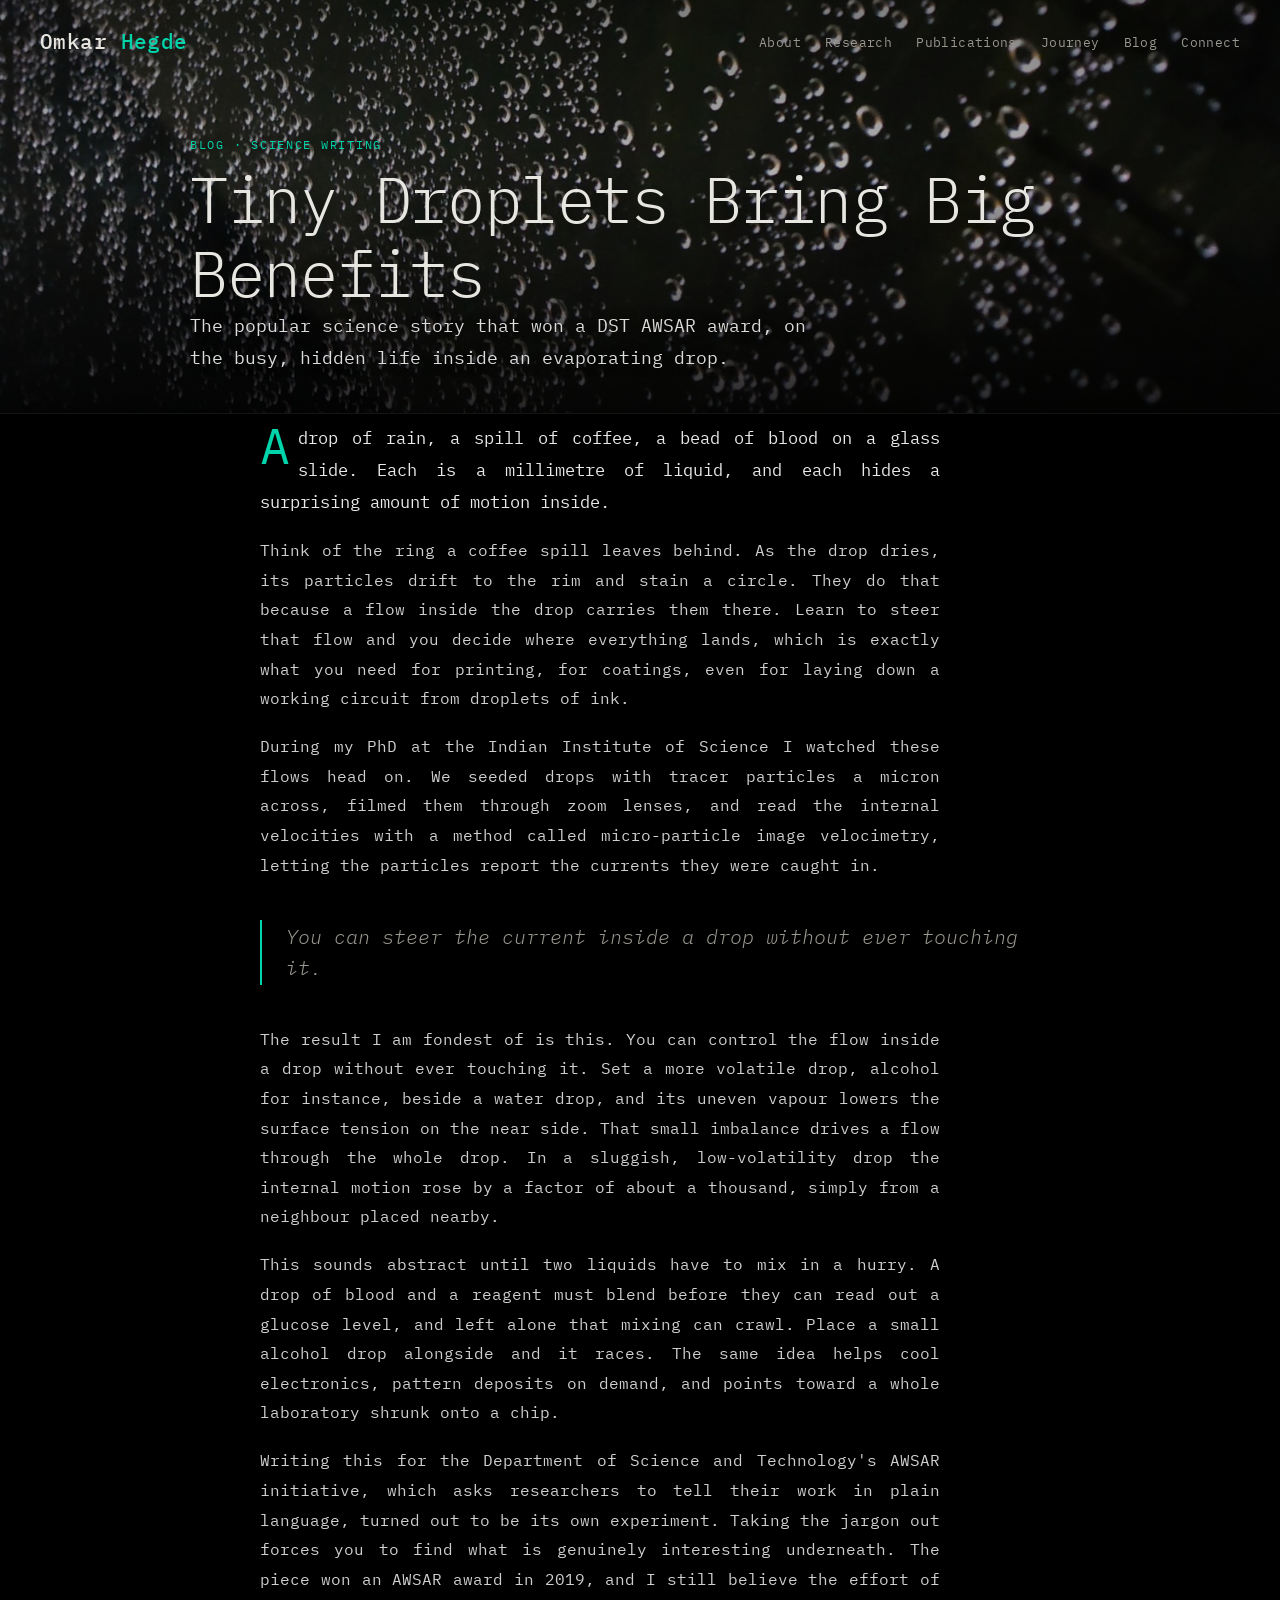
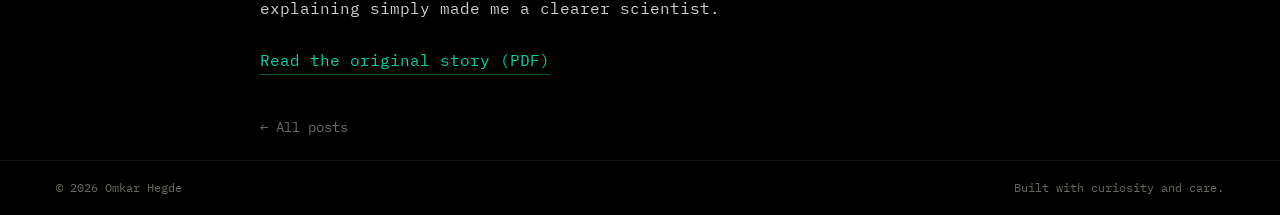
<file: blog-awsar.html>
<!DOCTYPE html>
<html lang="en">
<head>
  <meta charset="UTF-8">
  <meta name="viewport" content="width=device-width, initial-scale=1.0">
  <title>Tiny Droplets Bring Big Benefits — Omkar Hegde</title>
  <meta name="description" content="A DST AWSAR award-winning popular-science piece on the hidden flows inside an evaporating drop, and how vapor-mediated Marangoni flow steers where particles land.">
  <link rel="canonical" href="https://omkarhegde.com/blog-awsar.html">
  <meta name="author" content="Omkar Hegde">
  <meta name="robots" content="index, follow">

  <meta property="og:type" content="article">
  <meta property="og:site_name" content="Omkar Hegde">
  <meta property="og:title" content="Tiny Droplets Bring Big Benefits — Omkar Hegde">
  <meta property="og:description" content="A DST AWSAR award-winning popular-science piece on the hidden flows inside an evaporating drop, and how vapor-mediated Marangoni flow steers where particles land.">
  <meta property="og:url" content="https://omkarhegde.com/blog-awsar.html">
  <meta property="og:image" content="https://omkarhegde.com/assets/og-preview.jpg">

  <meta name="twitter:card" content="summary_large_image">
  <meta name="twitter:title" content="Tiny Droplets Bring Big Benefits — Omkar Hegde">
  <meta name="twitter:description" content="A DST AWSAR award-winning popular-science piece on the hidden flows inside an evaporating drop, and how vapor-mediated Marangoni flow steers where particles land.">
  <meta name="twitter:image" content="https://omkarhegde.com/assets/og-preview.jpg">
  <meta name="twitter:site" content="@omkar62">

  <script type="application/ld+json">
  {
    "@context": "https://schema.org",
    "@type": "BlogPosting",
    "headline": "Tiny Droplets Bring Big Benefits",
    "description": "A DST AWSAR award-winning popular-science piece on the hidden flows inside an evaporating drop, and how vapor-mediated Marangoni flow steers where particles land.",
    "author": { "@type": "Person", "name": "Omkar Hegde", "url": "https://omkarhegde.com/" },
    "publisher": { "@type": "Person", "name": "Omkar Hegde" },
    "mainEntityOfPage": "https://omkarhegde.com/blog-awsar.html",
    "keywords": ["evaporating droplets", "Marangoni flow", "coffee ring", "micro-PIV", "science communication", "soft matter"]
  }
  </script>
  <link rel="stylesheet" href="css/styles.css">
  <style>
    body, body * { font-family: var(--font-mono) !important; }
    html, body { background: #000 !important; }
    .footer, .footer * { background: #000 !important; }
    .footer { border-top: 1px solid rgba(255,255,255,0.08) !important; }
    .footer__bottom { border-top: none !important; border-bottom: none !important; }
    .page-header.section { padding-bottom: 1.25rem !important; }
    .section--compact { padding-top: 0.5rem !important; padding-bottom: 1.25rem !important; }

    .page-header__desc { color:#c4c4c4 !important; text-align:justify; }
    .post{ max-width:760px; margin:0 auto; }
    .post__body p{ color:#cfcfcf; line-height:1.85; font-size:1rem; text-align:justify; margin:0 0 1.15rem; }
    .post__body p b{ color:#fff; font-weight:500; }
    .post__lead{ color:#e9e9e9 !important; font-size:1.08rem !important; }
    .post__ref{ display:inline-block; margin-top:0.3rem; color:var(--accent); text-decoration:none; border-bottom:1px solid rgba(0,212,170,0.4); transition:border-color .2s; }
    .post__ref:hover{ border-bottom-color:var(--accent); }
    .post__back{ display:inline-block; margin-top:2.5rem; color:var(--text-muted); text-decoration:none; font-size:0.9rem; transition:color .2s; }
    .post__back:hover{ color:var(--accent); }

    /* hero with droplet image + slow calm zoom */
    .drop-hero{ position:relative; min-height:clamp(300px,46vh,460px); display:flex; align-items:flex-end; padding:calc(72px + 2rem) var(--space-md) 2.4rem; overflow:hidden; background:#000; border-bottom:1px solid rgba(255,255,255,0.08); }
    .drop-hero__bg{ position:absolute; inset:0; width:100%; height:100%; object-fit:cover; z-index:0; animation:dropZoom 26s ease-in-out infinite alternate; }
    @keyframes dropZoom{ from{ transform:scale(1); } to{ transform:scale(1.08); } }
    @media (prefers-reduced-motion: reduce){ .drop-hero__bg{ animation:none; } }
    .drop-hero::after{ content:""; position:absolute; inset:0; z-index:1; background:linear-gradient(180deg, rgba(0,0,0,0.5) 0%, rgba(0,0,0,0.28) 45%, rgba(0,0,0,0.86) 100%); }
    .drop-hero__inner{ position:relative; z-index:2; max-width:900px; margin:0 auto; width:100%; }
    .drop-hero .page-header__title{ text-shadow:0 2px 24px rgba(0,0,0,0.75); margin:0.35rem 0 0; }
    .drop-hero .page-header__desc{ color:#dcdcdc !important; text-shadow:0 1px 12px rgba(0,0,0,0.85); max-width:640px; text-align:left; }
    .drop-hero .page-header__pre{ text-shadow:0 1px 10px rgba(0,0,0,0.85); }

    /* magazine touches to break the text */
    .post__lead::first-letter{ font-size:3.1rem; line-height:0.9; float:left; margin:0.15rem 0.5rem 0 0; color:var(--accent); font-weight:400; }
    .drop-pull{ margin:1.9rem 0; padding:0.1rem 0 0.1rem 1.2rem; border-left:2px solid var(--accent); font-size:1.28rem; line-height:1.5; color:#ededed; font-weight:300; }
  </style>
</head>
<body>

  <!-- Navigation -->
  <nav class="nav" role="navigation" aria-label="Main navigation">
    <a href="index.html" class="nav__logo">Omkar <span>Hegde</span></a>
    <ul class="nav__links">
      <li><a href="index.html#about">About</a></li>
      <li><a href="research.html">Research</a></li>
      <li><a href="publications.html">Publications</a></li>
      <li><a href="journey.html">Journey</a></li>
      <li><a href="blog.html">Blog</a></li>
      <li><a href="contact.html">Connect</a></li>
    </ul>
    <button class="nav__toggle" aria-label="Open menu">&#9776;</button>
  </nav>

  <!-- Mobile Navigation -->
  <div class="nav__mobile" role="dialog" aria-label="Mobile navigation">
    <button class="nav__mobile-close" aria-label="Close menu">&times;</button>
    <a href="index.html">Home</a>
    <a href="index.html#about">About</a>
    <a href="research.html">Research</a>
    <a href="publications.html">Publications</a>
    <a href="journey.html">Journey</a>
    <a href="blog.html">Blog</a>
    <a href="contact.html">Connect</a>
  </div>


  <section class="drop-hero">
    <img class="drop-hero__bg" src="assets/blog/droplets-rain.jpg" alt="" aria-hidden="true" onerror="this.style.display='none'">
    <div class="drop-hero__inner">
      <span class="page-header__pre reveal">Blog &middot; Science writing</span>
      <h1 class="page-header__title reveal">Tiny Droplets Bring Big Benefits</h1>
      <p class="page-header__desc reveal">The popular science story that won a DST AWSAR award, on the busy, hidden life inside an evaporating drop.</p>
    </div>
  </section>

  <section class="section--compact">
    <div class="container">
      <article class="post reveal">
        <div class="post__body">
          <p class="post__lead">A drop of rain, a spill of coffee, a bead of blood on a glass slide. Each is a millimetre of liquid, and each hides a surprising amount of motion inside.</p>
          <p>Think of the ring a coffee spill leaves behind. As the drop dries, its particles drift to the rim and stain a circle. They do that because a flow inside the drop carries them there. Learn to steer that flow and you decide where everything lands, which is exactly what you need for printing, for coatings, even for laying down a working circuit from droplets of ink.</p>
          <p>During my PhD at the Indian Institute of Science I watched these flows head on. We seeded drops with tracer particles a micron across, filmed them through zoom lenses, and read the internal velocities with a method called micro-particle image velocimetry, letting the particles report the currents they were caught in.</p>
          <blockquote class="drop-pull">You can steer the current inside a drop without ever touching it.</blockquote>
          <p>The result I am fondest of is this. You can control the flow inside a drop without ever touching it. Set a more volatile drop, alcohol for instance, beside a water drop, and its uneven vapour lowers the surface tension on the near side. That small imbalance drives a flow through the whole drop. In a sluggish, low-volatility drop the internal motion rose by a factor of about a thousand, simply from a neighbour placed nearby.</p>
          <p>This sounds abstract until two liquids have to mix in a hurry. A drop of blood and a reagent must blend before they can read out a glucose level, and left alone that mixing can crawl. Place a small alcohol drop alongside and it races. The same idea helps cool electronics, pattern deposits on demand, and points toward a whole laboratory shrunk onto a chip.</p>
          <p>Writing this for the Department of Science and Technology's AWSAR initiative, which asks researchers to tell their work in plain language, turned out to be its own experiment. Taking the jargon out forces you to find what is genuinely interesting underneath. The piece won an AWSAR award in 2019, and I still believe the effort of explaining simply made me a clearer scientist.</p>
          <a class="post__ref" href="assets/blog/AWSAR_Award_OmkarHegde.pdf" target="_blank" rel="noopener">Read the original story (PDF)</a>
        </div>
        <a class="post__back" href="blog.html">&larr; All posts</a>
      </article>
    </div>
  </section>

  <footer class="footer" style="padding: 0; margin: 0; background: #000;"><div class="container" style="padding: var(--space-md) var(--space-md); background: #000;"><div class="footer__bottom" style="padding: 0; margin: 0;"><span>&copy; 2026 Omkar Hegde</span><span>Built with curiosity and care.</span></div></div></footer>

  <script src="js/app.js"></script>
</body>
</html>
</file>
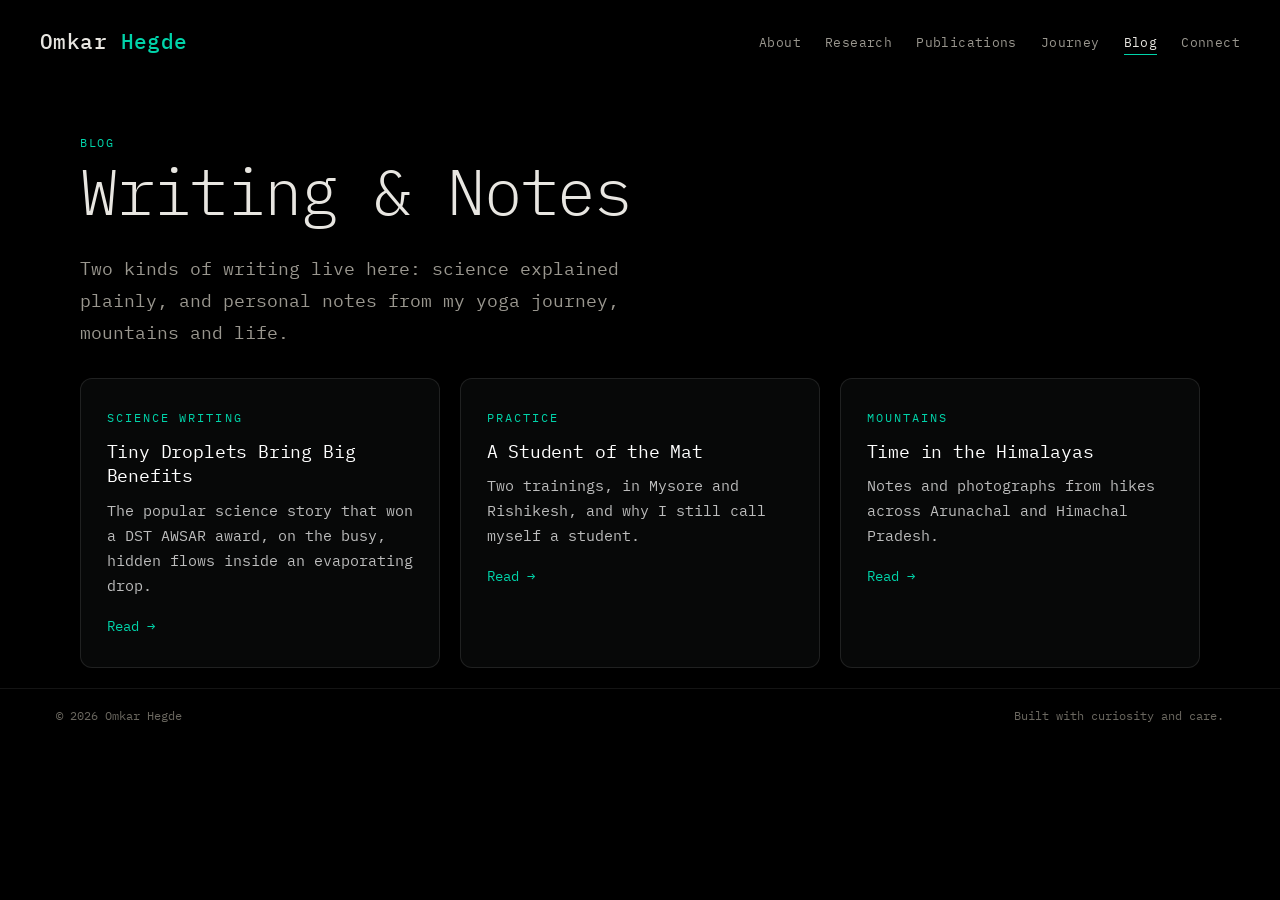
<file: blog.html>
<!DOCTYPE html>
<html lang="en">
<head>
  <meta charset="UTF-8">
  <meta name="viewport" content="width=device-width, initial-scale=1.0">
  <title>Blog — Omkar Hegde</title>
  <meta name="description" content="Writing by Omkar Hegde on soft matter physics, self-assembly, microfluidics, research life, mountains, and yoga.">
  <link rel="canonical" href="https://omkarhegde.com/blog.html">
  <meta name="author" content="Omkar Hegde">
  <meta name="robots" content="index, follow">

  <meta property="og:type" content="website">
  <meta property="og:site_name" content="Omkar Hegde">
  <meta property="og:title" content="Blog — Omkar Hegde">
  <meta property="og:description" content="Writing by Omkar Hegde on soft matter physics, self-assembly, microfluidics, research life, mountains, and yoga.">
  <meta property="og:url" content="https://omkarhegde.com/blog.html">
  <meta property="og:image" content="https://omkarhegde.com/assets/og-preview.jpg">

  <meta name="twitter:card" content="summary_large_image">
  <meta name="twitter:title" content="Blog — Omkar Hegde">
  <meta name="twitter:description" content="Writing by Omkar Hegde on soft matter physics, self-assembly, microfluidics, research life, mountains, and yoga.">
  <meta name="twitter:image" content="https://omkarhegde.com/assets/og-preview.jpg">
  <meta name="twitter:site" content="@omkar62">
  <link rel="stylesheet" href="css/styles.css">
  <style>
    body, body * { font-family: var(--font-mono) !important; }
    html, body { background: #000 !important; }
    .footer, .footer * { background: #000 !important; }
    .footer { border-top: 1px solid rgba(255,255,255,0.08) !important; }
    .footer__bottom { border-top: none !important; border-bottom: none !important; }
    .page-header.section { padding-bottom: 1.25rem !important; }
    .section--compact { padding-top: 0.5rem !important; padding-bottom: 1.25rem !important; }

    .post-grid{ display:grid; grid-template-columns:repeat(auto-fit,minmax(300px,1fr)); gap:1.25rem; }
    .post-card{ display:block; text-decoration:none; border:1px solid rgba(255,255,255,0.1); border-radius:12px; padding:1.5rem 1.6rem 1.7rem; background:#070808; transition:border-color .2s, transform .2s; }
    .post-card:hover{ border-color:rgba(0,212,170,0.4); transform:translateY(-3px); }
    .post-card__cat{ color:var(--accent); font-size:0.72rem; letter-spacing:0.18em; text-transform:uppercase; }
    .post-card__title{ color:#fff; font-size:1.15rem; margin:0.55rem 0 0.6rem; line-height:1.35; }
    .post-card__excerpt{ color:#bdbdbd; font-size:0.92rem; line-height:1.7; margin:0 0 0.9rem; }
    .post-card__more{ color:var(--accent); font-size:0.85rem; }
  </style>
</head>
<body>

  <!-- Navigation -->
  <nav class="nav" role="navigation" aria-label="Main navigation">
    <a href="index.html" class="nav__logo">Omkar <span>Hegde</span></a>
    <ul class="nav__links">
      <li><a href="index.html#about">About</a></li>
      <li><a href="research.html">Research</a></li>
      <li><a href="publications.html">Publications</a></li>
      <li><a href="journey.html">Journey</a></li>
      <li><a href="blog.html">Blog</a></li>
      <li><a href="contact.html">Connect</a></li>
    </ul>
    <button class="nav__toggle" aria-label="Open menu">&#9776;</button>
  </nav>

  <!-- Mobile Navigation -->
  <div class="nav__mobile" role="dialog" aria-label="Mobile navigation">
    <button class="nav__mobile-close" aria-label="Close menu">&times;</button>
    <a href="index.html">Home</a>
    <a href="index.html#about">About</a>
    <a href="research.html">Research</a>
    <a href="publications.html">Publications</a>
    <a href="journey.html">Journey</a>
    <a href="blog.html">Blog</a>
    <a href="contact.html">Connect</a>
  </div>


  <section class="page-header section">
    <div class="container">
      <span class="page-header__pre reveal">Blog</span>
      <h1 class="page-header__title reveal">Writing &amp; Notes</h1>
      <p class="page-header__desc reveal">Two kinds of writing live here: science explained plainly, and personal notes from my yoga journey, mountains and life.</p>
    </div>
  </section>

  <section class="section--compact">
    <div class="container">
      <div class="post-grid">
        <a class="post-card reveal" href="blog-awsar.html">
          <span class="post-card__cat">Science writing</span>
          <h2 class="post-card__title">Tiny Droplets Bring Big Benefits</h2>
          <p class="post-card__excerpt">The popular science story that won a DST AWSAR award, on the busy, hidden flows inside an evaporating drop.</p>
          <span class="post-card__more">Read &rarr;</span>
        </a>
        <a class="post-card reveal" href="blog-yoga.html">
          <span class="post-card__cat">Practice</span>
          <h2 class="post-card__title">A Student of the Mat</h2>
          <p class="post-card__excerpt">Two trainings, in Mysore and Rishikesh, and why I still call myself a student.</p>
          <span class="post-card__more">Read &rarr;</span>
        </a>
        <a class="post-card reveal" href="blog-himalayas.html">
          <span class="post-card__cat">Mountains</span>
          <h2 class="post-card__title">Time in the Himalayas</h2>
          <p class="post-card__excerpt">Notes and photographs from hikes across Arunachal and Himachal Pradesh.</p>
          <span class="post-card__more">Read &rarr;</span>
        </a>
      </div>
    </div>
  </section>

  <footer class="footer" style="padding: 0; margin: 0; background: #000;"><div class="container" style="padding: var(--space-md) var(--space-md); background: #000;"><div class="footer__bottom" style="padding: 0; margin: 0;"><span>&copy; 2026 Omkar Hegde</span><span>Built with curiosity and care.</span></div></div></footer>

  <script src="js/app.js"></script>
</body>
</html>
</file>
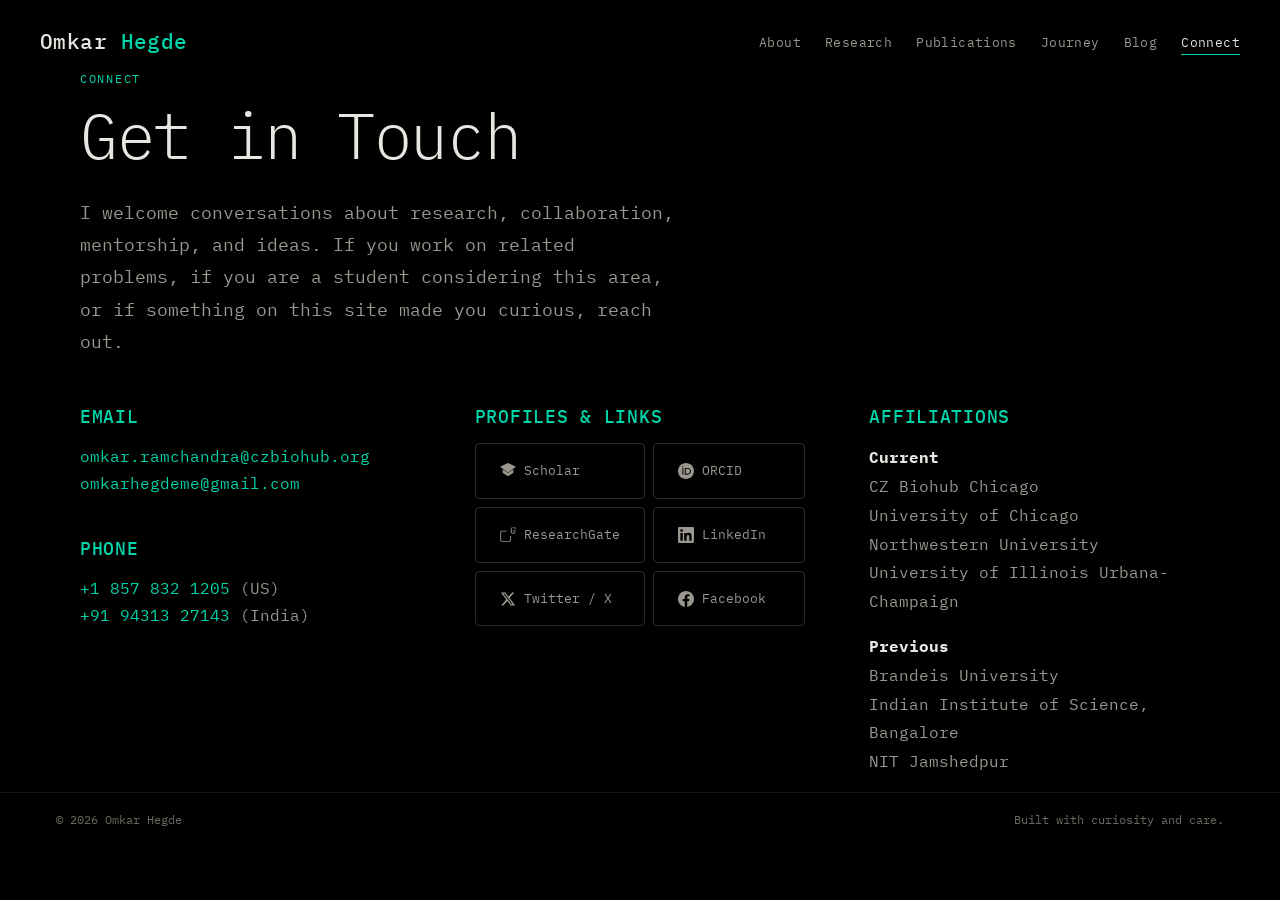
<file: contact.html>
<!DOCTYPE html>
<html lang="en">
<head>
  <meta charset="UTF-8">
  <meta name="viewport" content="width=device-width, initial-scale=1.0">
  <title>Connect — Omkar Hegde</title>
  <meta name="description" content="Contact Omkar Hegde for research collaborations, talks, and inquiries in soft matter physics, microfluidics, and AI-enabled diagnostics.">
  <link rel="canonical" href="https://omkarhegde.com/contact.html">
  <meta name="author" content="Omkar Hegde">
  <meta name="robots" content="index, follow">

  <meta property="og:type" content="website">
  <meta property="og:site_name" content="Omkar Hegde">
  <meta property="og:title" content="Connect — Omkar Hegde">
  <meta property="og:description" content="Contact Omkar Hegde for research collaborations, talks, and inquiries in soft matter physics, microfluidics, and AI-enabled diagnostics.">
  <meta property="og:url" content="https://omkarhegde.com/contact.html">
  <meta property="og:image" content="https://omkarhegde.com/assets/og-preview.jpg">

  <meta name="twitter:card" content="summary_large_image">
  <meta name="twitter:title" content="Connect — Omkar Hegde">
  <meta name="twitter:description" content="Contact Omkar Hegde for research collaborations, talks, and inquiries in soft matter physics, microfluidics, and AI-enabled diagnostics.">
  <meta name="twitter:image" content="https://omkarhegde.com/assets/og-preview.jpg">
  <meta name="twitter:site" content="@omkar62">
  <link rel="stylesheet" href="css/styles.css">
  <style>
    body, body * { font-family: var(--font-mono) !important; }
    html, body { background: #000 !important; }
    .footer, .footer * { background: #000 !important; }
    .footer { border-top: 1px solid rgba(255,255,255,0.08) !important; }
    .footer__bottom { border-top: none !important; border-bottom: none !important; }
  </style>
</head>
<body>

  <!-- Navigation -->
  <nav class="nav" role="navigation" aria-label="Main navigation">
    <a href="index.html" class="nav__logo">Omkar <span>Hegde</span></a>
    <ul class="nav__links">
      <li><a href="index.html#about">About</a></li>
      <li><a href="research.html">Research</a></li>
      <li><a href="publications.html">Publications</a></li>
      <li><a href="journey.html">Journey</a></li>
      <li><a href="blog.html">Blog</a></li>
      <li><a href="contact.html">Connect</a></li>
    </ul>
    <button class="nav__toggle" aria-label="Open menu">&#9776;</button>
  </nav>

  <!-- Mobile Navigation -->
  <div class="nav__mobile" role="dialog" aria-label="Mobile navigation">
    <button class="nav__mobile-close" aria-label="Close menu">&times;</button>
    <a href="index.html">Home</a>
    <a href="index.html#about">About</a>
    <a href="research.html">Research</a>
    <a href="publications.html">Publications</a>
    <a href="journey.html">Journey</a>
    <a href="blog.html">Blog</a>
    <a href="contact.html">Connect</a>
  </div>


  <section class="section" style="padding-top:var(--space-2xl);padding-bottom:var(--space-lg);">
    <div class="container">
      <span class="page-header__pre reveal">Connect</span>
      <h1 class="page-header__title reveal" style="margin-top:var(--space-sm);">Get in Touch</h1>
      <p class="page-header__desc reveal" style="margin-top:var(--space-md);">
        I welcome conversations about research, collaboration, mentorship, and ideas.
        If you work on related problems, if you are a student considering this area,
        or if something on this site made you curious, reach out.
      </p>
    </div>
  </section>

  <section style="padding-top:var(--space-lg);padding-bottom:var(--space-md);">
    <div class="container">
      <div style="display:grid;grid-template-columns:repeat(auto-fit,minmax(260px,1fr));gap:var(--space-2xl);align-items:start;">

        <div class="reveal">
          <h4>Email</h4>
          <p class="mt-md">
            <a href="mailto:omkar.ramchandra@czbiohub.org" style="color:var(--accent);">omkar.ramchandra@czbiohub.org</a><br>
            <a href="mailto:omkarhegdeme@gmail.com" style="color:var(--accent);">omkarhegdeme@gmail.com</a>
          </p>

          <h4 class="mt-xl">Phone</h4>
          <p class="mt-md" style="color:var(--text-secondary);">
            <a href="tel:+18578321205" style="color:var(--accent);">+1 857 832 1205</a> (US)<br>
            <a href="tel:+919431327143" style="color:var(--accent);">+91 94313 27143</a> (India)
          </p>
        </div>

        <div class="reveal">
          <h4>Profiles &amp; Links</h4>
          <div class="contact-links mt-md" style="display:grid;grid-template-columns:1fr 1fr;gap:var(--space-sm);">
            <a href="https://scholar.google.com/citations?user=t8Vxg9AAAAAJ&amp;hl=en" target="_blank" rel="noopener" class="contact-link" style="display:flex;align-items:center;gap:8px;">
              <svg width="16" height="16" viewBox="0 0 24 24" fill="currentColor" aria-hidden="true"><path d="M12 14.205L0 5.5 12 0l12 5.5-12 8.705zM4 9.5v5l8 5.5 8-5.5v-5l-8 5.5-8-5.5z"/></svg>
              <span>Scholar</span>
            </a>
            <a href="https://orcid.org/0000-0002-8691-3649" target="_blank" rel="noopener" class="contact-link" style="display:flex;align-items:center;gap:8px;">
              <svg width="16" height="16" viewBox="0 0 24 24" fill="currentColor" aria-hidden="true"><path d="M12 0C5.372 0 0 5.372 0 12s5.372 12 12 12 12-5.372 12-12S18.628 0 12 0zM7.369 4.378c.525 0 .947.431.947.947 0 .525-.422.947-.947.947-.525 0-.946-.422-.946-.947 0-.516.421-.947.946-.947zm-.722 3.038h1.444v10.041H6.647V7.416zm3.562 0h3.9c3.713 0 5.344 2.652 5.344 5.025 0 2.578-2.016 5.025-5.325 5.025h-3.919V7.416zm1.444 1.303v7.444h2.297c3.272 0 4.022-2.484 4.022-3.722 0-2.016-1.284-3.722-4.097-3.722h-2.222z"/></svg>
              <span>ORCID</span>
            </a>
            <a href="https://www.researchgate.net/profile/Omkar-Hegde" target="_blank" rel="noopener" class="contact-link" style="display:flex;align-items:center;gap:8px;">
              <svg width="16" height="16" viewBox="0 0 24 24" fill="currentColor" aria-hidden="true"><path d="M19.586 0c-.818 0-1.508.19-2.073.565-.563.377-.97.936-1.213 1.68a3.193 3.193 0 0 0-.112.437 8.365 8.365 0 0 0-.078.53 9 9 0 0 0-.05.727c-.01.282-.013.621-.013 1.016 0 .533.004.94.013 1.223.012.281.027.528.05.727.022.2.048.375.078.53.03.155.067.301.111.437.243.744.65 1.305 1.214 1.681.565.376 1.255.564 2.075.564.81 0 1.524-.19 2.084-.566.561-.376.973-.937 1.226-1.681l.05-.18c.029-.111.054-.234.078-.366a8.114 8.114 0 0 0 .128-1.255c.005-.198.008-.428.008-.69 0-.144-.07-.215-.207-.215h-3.182c-.137 0-.207.07-.207.207v.815c0 .137.07.207.207.207h2.041c.121 0 .175.057.158.171-.05.475-.14.86-.27 1.156-.16.359-.398.625-.715.798-.317.173-.706.26-1.169.26-.428 0-.804-.082-1.128-.247-.324-.165-.575-.401-.752-.708a3.18 3.18 0 0 1-.354-1.04 9.59 9.59 0 0 1-.094-1.391V3.795c0-.49.03-.952.094-1.385a3.18 3.18 0 0 1 .354-1.04c.177-.307.428-.543.752-.708.324-.165.7-.247 1.128-.247.439 0 .81.083 1.115.249.305.166.55.395.736.687.186.292.323.628.41 1.008.087.38.135.79.142 1.23 0 .137.07.207.207.207h.926c.137 0 .207-.07.207-.207a4.873 4.873 0 0 0-.193-1.566 3.61 3.61 0 0 0-.643-1.234 2.97 2.97 0 0 0-1.133-.842C20.617.13 20.124 0 19.586 0zM8.217 5.667c-1.85 0-3.7 0-5.55.046C1.397 5.713.37 6.74.37 8.01v11.69C.37 20.997 1.397 22 2.667 22h11.667c1.27 0 2.297-1.003 2.297-2.297v-6.703a3.557 3.557 0 0 1-1.297.34v6.363c0 .735-.557 1.297-1.293 1.297H2.943c-.735 0-1.293-.562-1.293-1.297V8.234c0-.735.558-1.297 1.293-1.297H10v-1.27z"/></svg>
              <span>ResearchGate</span>
            </a>
            <a href="https://www.linkedin.com/in/omkar-hegde-a54661171/" target="_blank" rel="noopener" class="contact-link" style="display:flex;align-items:center;gap:8px;">
              <svg width="16" height="16" viewBox="0 0 24 24" fill="currentColor" aria-hidden="true"><path d="M20.447 20.452h-3.554v-5.569c0-1.328-.027-3.037-1.852-3.037-1.853 0-2.136 1.445-2.136 2.939v5.667H9.351V9h3.414v1.561h.046c.477-.9 1.637-1.85 3.37-1.85 3.601 0 4.267 2.37 4.267 5.455v6.286zM5.337 7.433a2.062 2.062 0 01-2.063-2.065 2.063 2.063 0 112.063 2.065zm1.782 13.019H3.555V9h3.564v11.452zM22.225 0H1.771C.792 0 0 .774 0 1.729v20.542C0 23.227.792 24 1.771 24h20.451C23.2 24 24 23.227 24 22.271V1.729C24 .774 23.2 0 22.222 0h.003z"/></svg>
              <span>LinkedIn</span>
            </a>
            <a href="https://x.com/omkar62" target="_blank" rel="noopener" class="contact-link" style="display:flex;align-items:center;gap:8px;">
              <svg width="16" height="16" viewBox="0 0 24 24" fill="currentColor" aria-hidden="true"><path d="M18.244 2.25h3.308l-7.227 8.26 8.502 11.24H16.17l-5.214-6.817L4.99 21.75H1.68l7.73-8.835L1.254 2.25H8.08l4.713 6.231zm-1.161 17.52h1.833L7.084 4.126H5.117z"/></svg>
              <span>Twitter / X</span>
            </a>
            <a href="https://www.facebook.com/omkar.hegde" target="_blank" rel="noopener" class="contact-link" style="display:flex;align-items:center;gap:8px;">
              <svg width="16" height="16" viewBox="0 0 24 24" fill="currentColor" aria-hidden="true"><path d="M24 12.073c0-6.627-5.373-12-12-12s-12 5.373-12 12c0 5.99 4.388 10.954 10.125 11.854v-8.385H7.078v-3.47h3.047V9.43c0-3.007 1.792-4.669 4.533-4.669 1.312 0 2.686.235 2.686.235v2.953H15.83c-1.491 0-1.956.925-1.956 1.874v2.25h3.328l-.532 3.47h-2.796v8.385C19.612 23.027 24 18.062 24 12.073z"/></svg>
              <span>Facebook</span>
            </a>
          </div>
        </div>

        <div class="reveal">
          <h4>Affiliations</h4>
          <p class="mt-md" style="color:var(--text-secondary);line-height:1.8;">
            <strong style="color:var(--text);">Current</strong><br>
            CZ Biohub Chicago<br>
            University of Chicago<br>
            Northwestern University<br>
            University of Illinois Urbana-Champaign
          </p>
          <p class="mt-md" style="color:var(--text-secondary);line-height:1.8;">
            <strong style="color:var(--text);">Previous</strong><br>
            Brandeis University<br>
            Indian Institute of Science, Bangalore<br>
            NIT Jamshedpur
          </p>
        </div>

      </div>
    </div>
  </section>

  <footer class="footer" style="padding: 0; margin: 0; background: #000;"><div class="container" style="padding: var(--space-md) var(--space-md); background: #000;"><div class="footer__bottom" style="padding: 0; margin: 0;"><span>&copy; 2026 Omkar Hegde</span><span>Built with curiosity and care.</span></div></div></footer>

  <script src="js/app.js"></script>
</body>
</html>
</file>
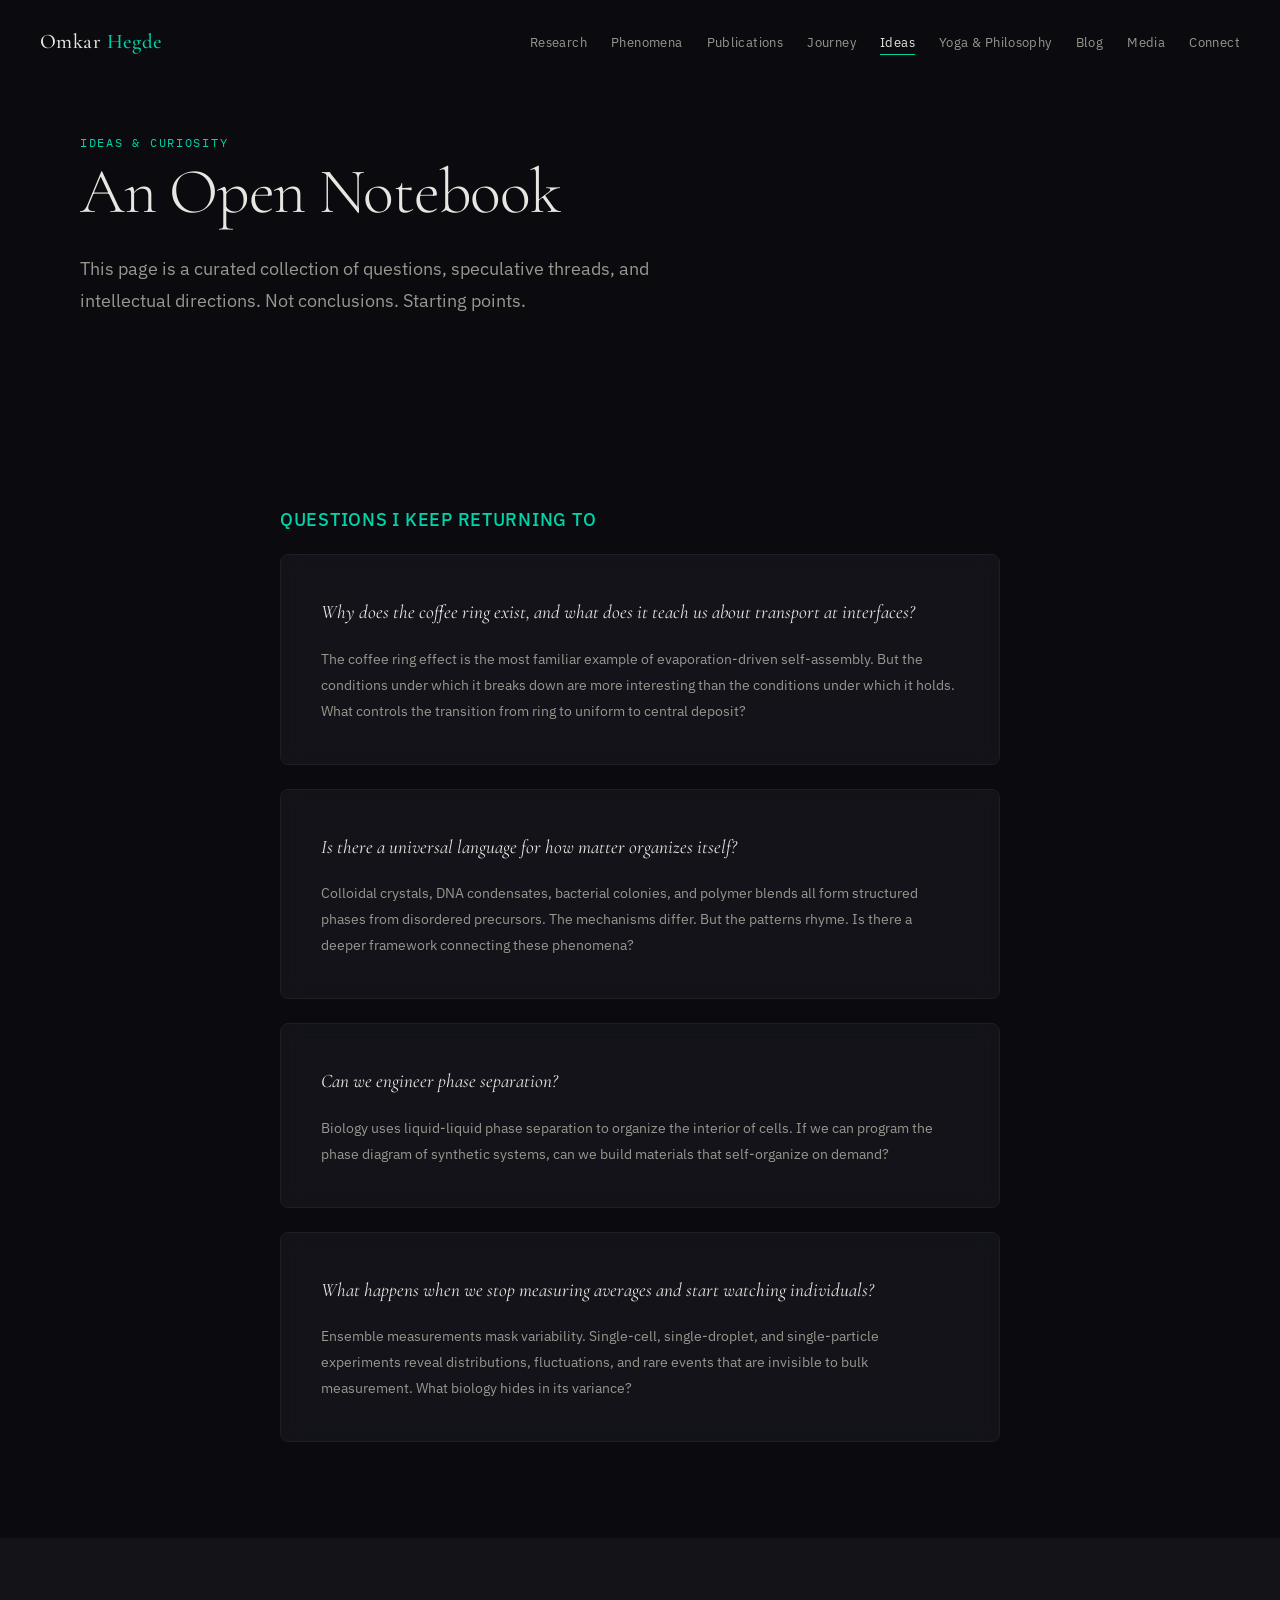
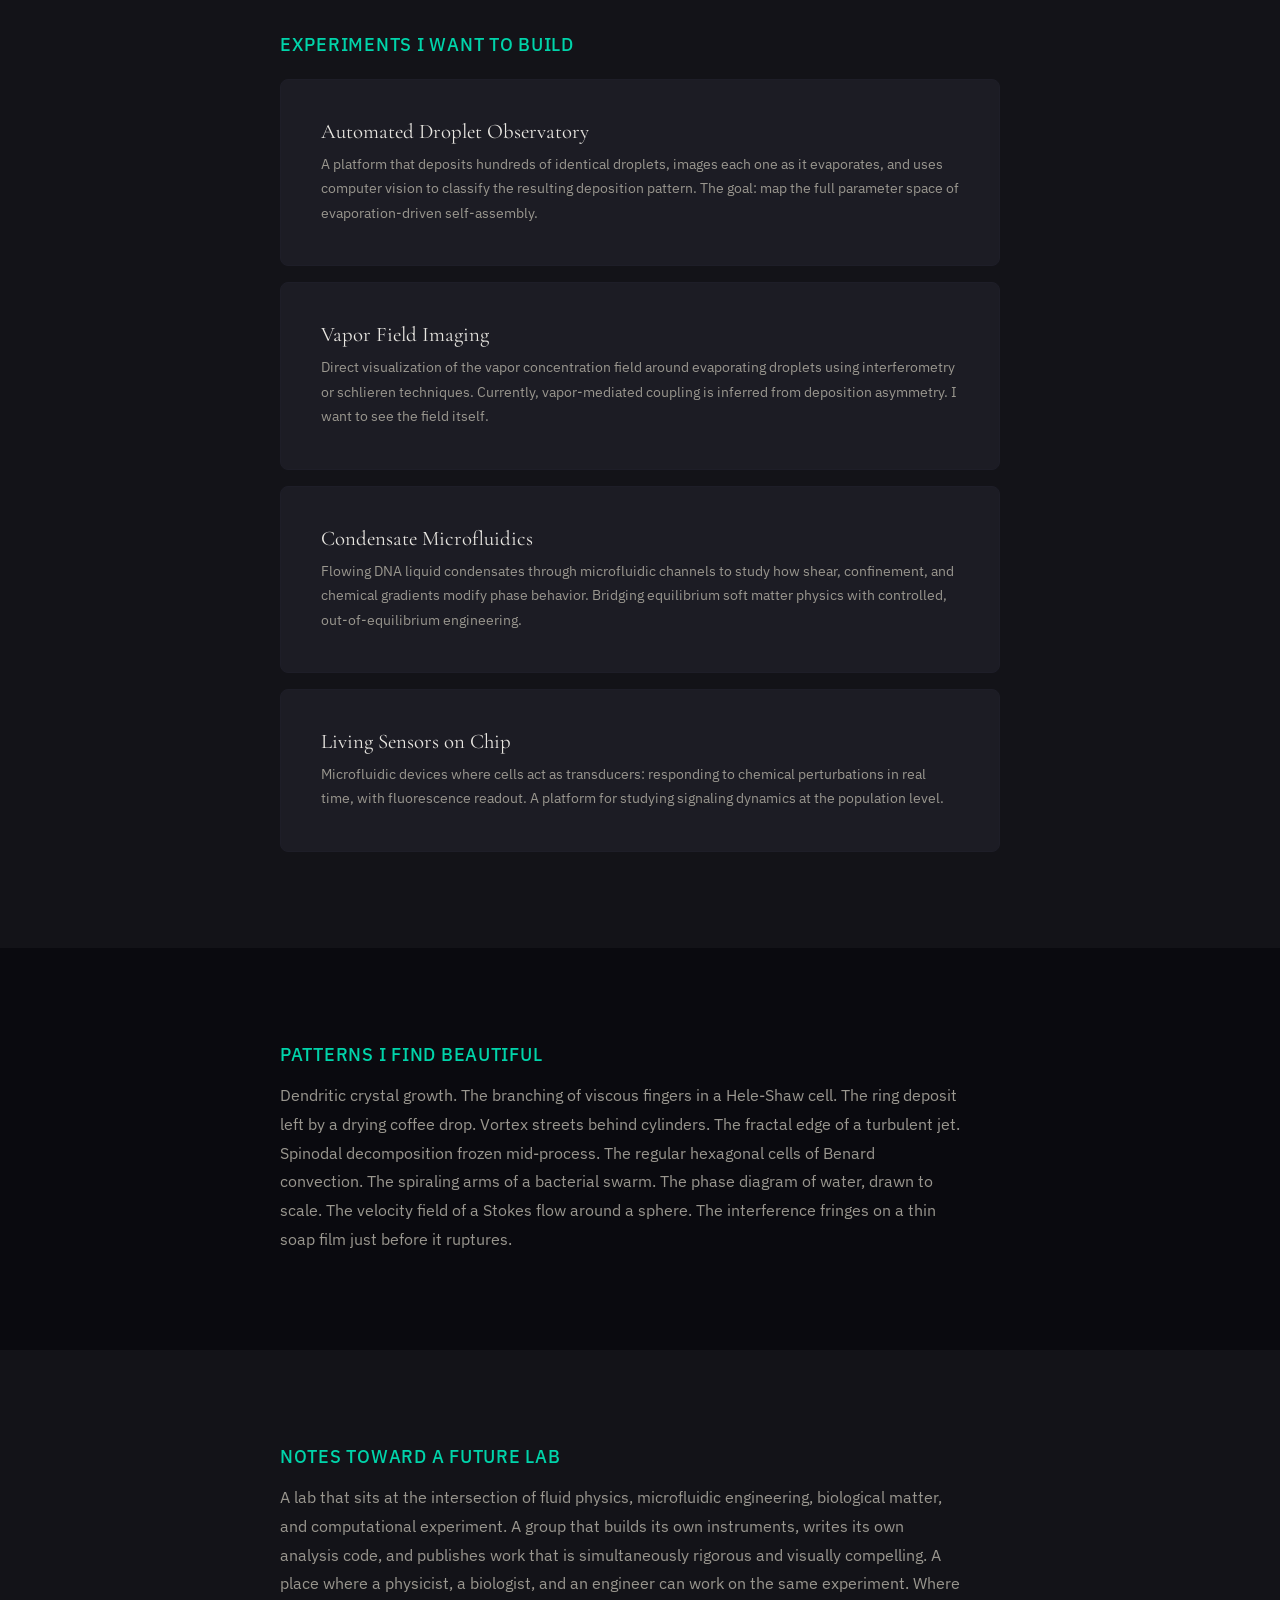
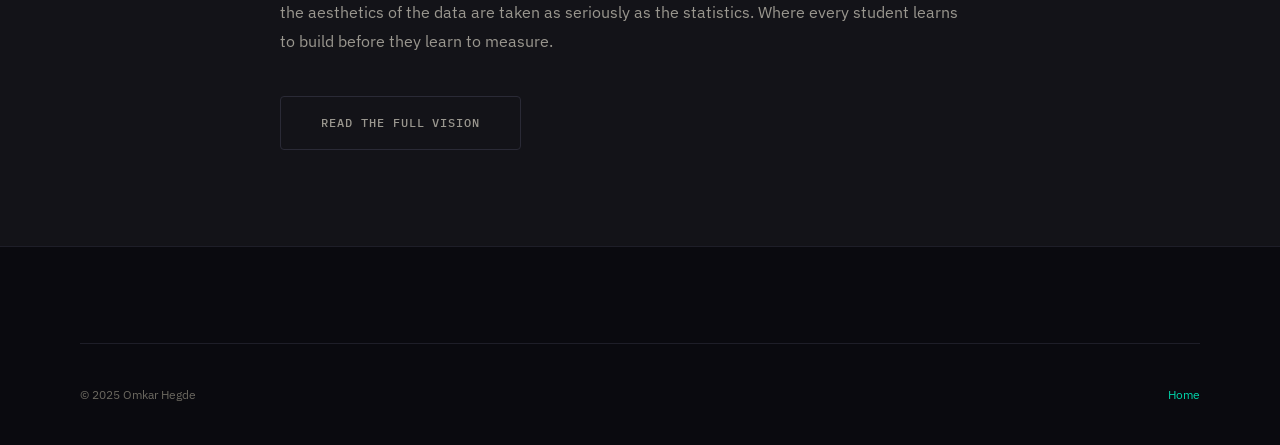
<file: ideas.html>
<!DOCTYPE html>
<html lang="en">
<head>
  <meta charset="UTF-8">
  <meta name="viewport" content="width=device-width, initial-scale=1.0">
  <title>Ideas &amp; Curiosity — Omkar Hegde</title>
  <link rel="stylesheet" href="css/styles.css">
</head>
<body>

  <nav class="nav" role="navigation"><a href="index.html" class="nav__logo">Omkar <span>Hegde</span></a><ul class="nav__links"><li><a href="research.html">Research</a></li><li><a href="phenomena.html">Phenomena</a></li><li><a href="publications.html">Publications</a></li><li><a href="journey.html">Journey</a></li><li><a href="ideas.html" class="active">Ideas</a></li><li><a href="yoga.html">Yoga &amp; Philosophy</a></li><li><a href="blog.html">Blog</a></li><li><a href="media.html">Media</a></li><li><a href="contact.html">Connect</a></li></ul><button class="nav__toggle" aria-label="Open menu">&#9776;</button></nav>
  <div class="nav__mobile" role="dialog"><button class="nav__mobile-close">&times;</button><a href="index.html">Home</a><a href="research.html">Research</a><a href="phenomena.html">Phenomena</a><a href="publications.html">Publications</a><a href="journey.html">Journey</a><a href="ideas.html">Ideas</a><a href="yoga.html">Yoga</a><a href="blog.html">Blog</a><a href="media.html">Media</a><a href="contact.html">Connect</a></div>

  <section class="page-header section">
    <div class="container">
      <span class="page-header__pre reveal">Ideas &amp; Curiosity</span>
      <h1 class="page-header__title reveal">An Open Notebook</h1>
      <p class="page-header__desc reveal">This page is a curated collection of questions, speculative threads, and intellectual directions. Not conclusions. Starting points.</p>
    </div>
  </section>

  <!-- Questions I Keep Returning To -->
  <section class="section--compact">
    <div class="container container--narrow">
      <div class="reveal">
        <h4>Questions I Keep Returning To</h4>
        <div style="margin-top:var(--space-lg);display:flex;flex-direction:column;gap:var(--space-lg);">
          <div class="yoga-card reveal">
            <p class="yoga-card__text" style="font-family:var(--font-heading);font-size:1.2rem;font-style:italic;color:var(--text);">Why does the coffee ring exist, and what does it teach us about transport at interfaces?</p>
            <p class="yoga-card__text mt-md">The coffee ring effect is the most familiar example of evaporation-driven self-assembly. But the conditions under which it breaks down are more interesting than the conditions under which it holds. What controls the transition from ring to uniform to central deposit?</p>
          </div>
          <div class="yoga-card reveal">
            <p class="yoga-card__text" style="font-family:var(--font-heading);font-size:1.2rem;font-style:italic;color:var(--text);">Is there a universal language for how matter organizes itself?</p>
            <p class="yoga-card__text mt-md">Colloidal crystals, DNA condensates, bacterial colonies, and polymer blends all form structured phases from disordered precursors. The mechanisms differ. But the patterns rhyme. Is there a deeper framework connecting these phenomena?</p>
          </div>
          <div class="yoga-card reveal">
            <p class="yoga-card__text" style="font-family:var(--font-heading);font-size:1.2rem;font-style:italic;color:var(--text);">Can we engineer phase separation?</p>
            <p class="yoga-card__text mt-md">Biology uses liquid-liquid phase separation to organize the interior of cells. If we can program the phase diagram of synthetic systems, can we build materials that self-organize on demand?</p>
          </div>
          <div class="yoga-card reveal">
            <p class="yoga-card__text" style="font-family:var(--font-heading);font-size:1.2rem;font-style:italic;color:var(--text);">What happens when we stop measuring averages and start watching individuals?</p>
            <p class="yoga-card__text mt-md">Ensemble measurements mask variability. Single-cell, single-droplet, and single-particle experiments reveal distributions, fluctuations, and rare events that are invisible to bulk measurement. What biology hides in its variance?</p>
          </div>
        </div>
      </div>
    </div>
  </section>

  <!-- Experiments I Want to Build -->
  <section class="section--compact" style="background:var(--surface);">
    <div class="container container--narrow">
      <div class="reveal">
        <h4>Experiments I Want to Build</h4>
        <div style="margin-top:var(--space-lg);display:flex;flex-direction:column;gap:var(--space-md);">
          <div class="card reveal">
            <h3 class="card__title">Automated Droplet Observatory</h3>
            <p class="card__text">A platform that deposits hundreds of identical droplets, images each one as it evaporates, and uses computer vision to classify the resulting deposition pattern. The goal: map the full parameter space of evaporation-driven self-assembly.</p>
          </div>
          <div class="card reveal">
            <h3 class="card__title">Vapor Field Imaging</h3>
            <p class="card__text">Direct visualization of the vapor concentration field around evaporating droplets using interferometry or schlieren techniques. Currently, vapor-mediated coupling is inferred from deposition asymmetry. I want to see the field itself.</p>
          </div>
          <div class="card reveal">
            <h3 class="card__title">Condensate Microfluidics</h3>
            <p class="card__text">Flowing DNA liquid condensates through microfluidic channels to study how shear, confinement, and chemical gradients modify phase behavior. Bridging equilibrium soft matter physics with controlled, out-of-equilibrium engineering.</p>
          </div>
          <div class="card reveal">
            <h3 class="card__title">Living Sensors on Chip</h3>
            <p class="card__text">Microfluidic devices where cells act as transducers: responding to chemical perturbations in real time, with fluorescence readout. A platform for studying signaling dynamics at the population level.</p>
          </div>
        </div>
      </div>
    </div>
  </section>

  <!-- Patterns I Find Beautiful -->
  <section class="section--compact">
    <div class="container container--narrow">
      <div class="reveal">
        <h4>Patterns I Find Beautiful</h4>
        <p class="mt-md" style="color:var(--text-secondary);line-height:1.8;">
          Dendritic crystal growth. The branching of viscous fingers in a Hele-Shaw cell. The ring
          deposit left by a drying coffee drop. Vortex streets behind cylinders. The fractal edge
          of a turbulent jet. Spinodal decomposition frozen mid-process. The regular hexagonal cells
          of Benard convection. The spiraling arms of a bacterial swarm. The phase diagram of water,
          drawn to scale. The velocity field of a Stokes flow around a sphere. The interference
          fringes on a thin soap film just before it ruptures.
        </p>
      </div>
    </div>
  </section>

  <!-- Notes Toward a Future Lab -->
  <section class="section--compact" style="background:var(--surface);">
    <div class="container container--narrow">
      <div class="reveal">
        <h4>Notes Toward a Future Lab</h4>
        <p class="mt-md" style="color:var(--text-secondary);line-height:1.8;">
          A lab that sits at the intersection of fluid physics, microfluidic engineering, biological
          matter, and computational experiment. A group that builds its own instruments, writes its
          own analysis code, and publishes work that is simultaneously rigorous and visually
          compelling. A place where a physicist, a biologist, and an engineer can work on the same
          experiment. Where the aesthetics of the data are taken as seriously as the statistics.
          Where every student learns to build before they learn to measure.
        </p>
        <a href="lab.html" class="btn btn--outline mt-xl">Read the full vision</a>
      </div>
    </div>
  </section>

  <footer class="footer"><div class="container"><div class="footer__bottom"><span>&copy; 2025 Omkar Hegde</span><span><a href="index.html">Home</a></span></div></div></footer>

  <script src="js/app.js"></script>
</body>
</html>
</file>
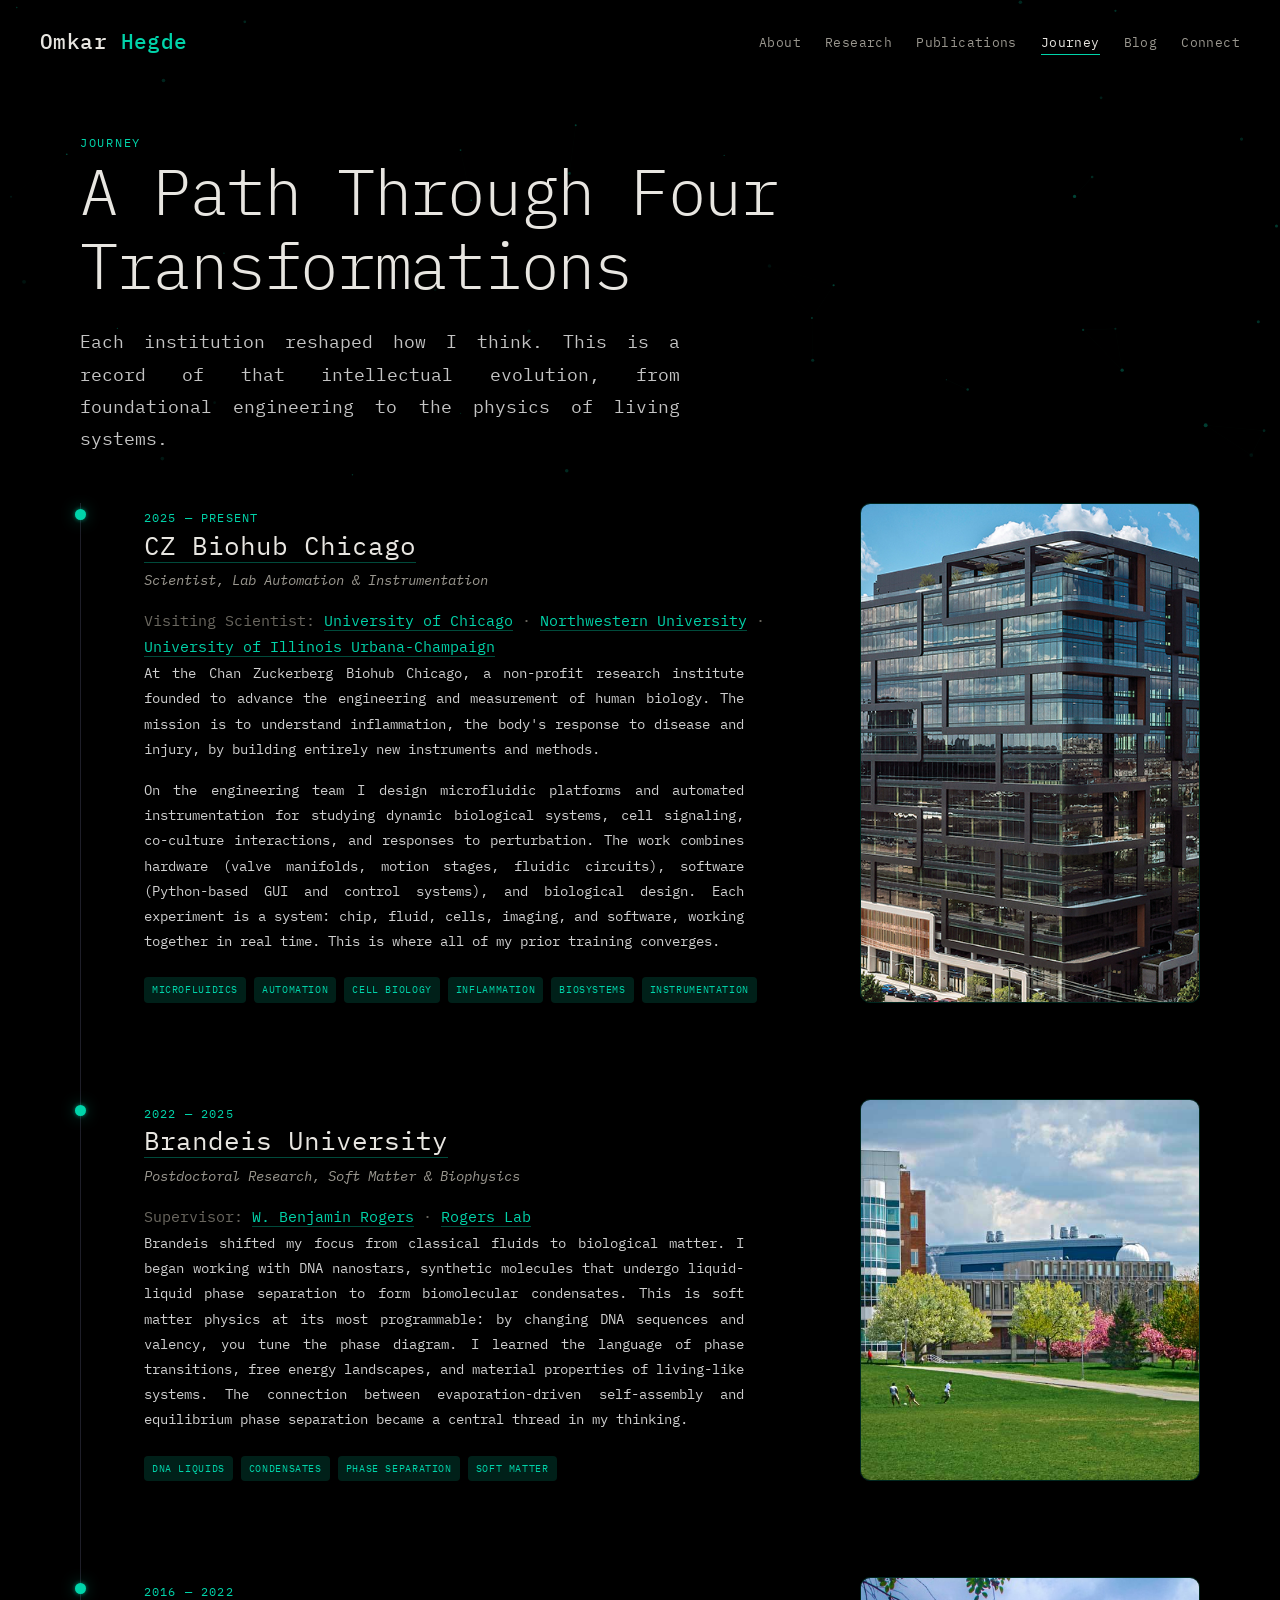
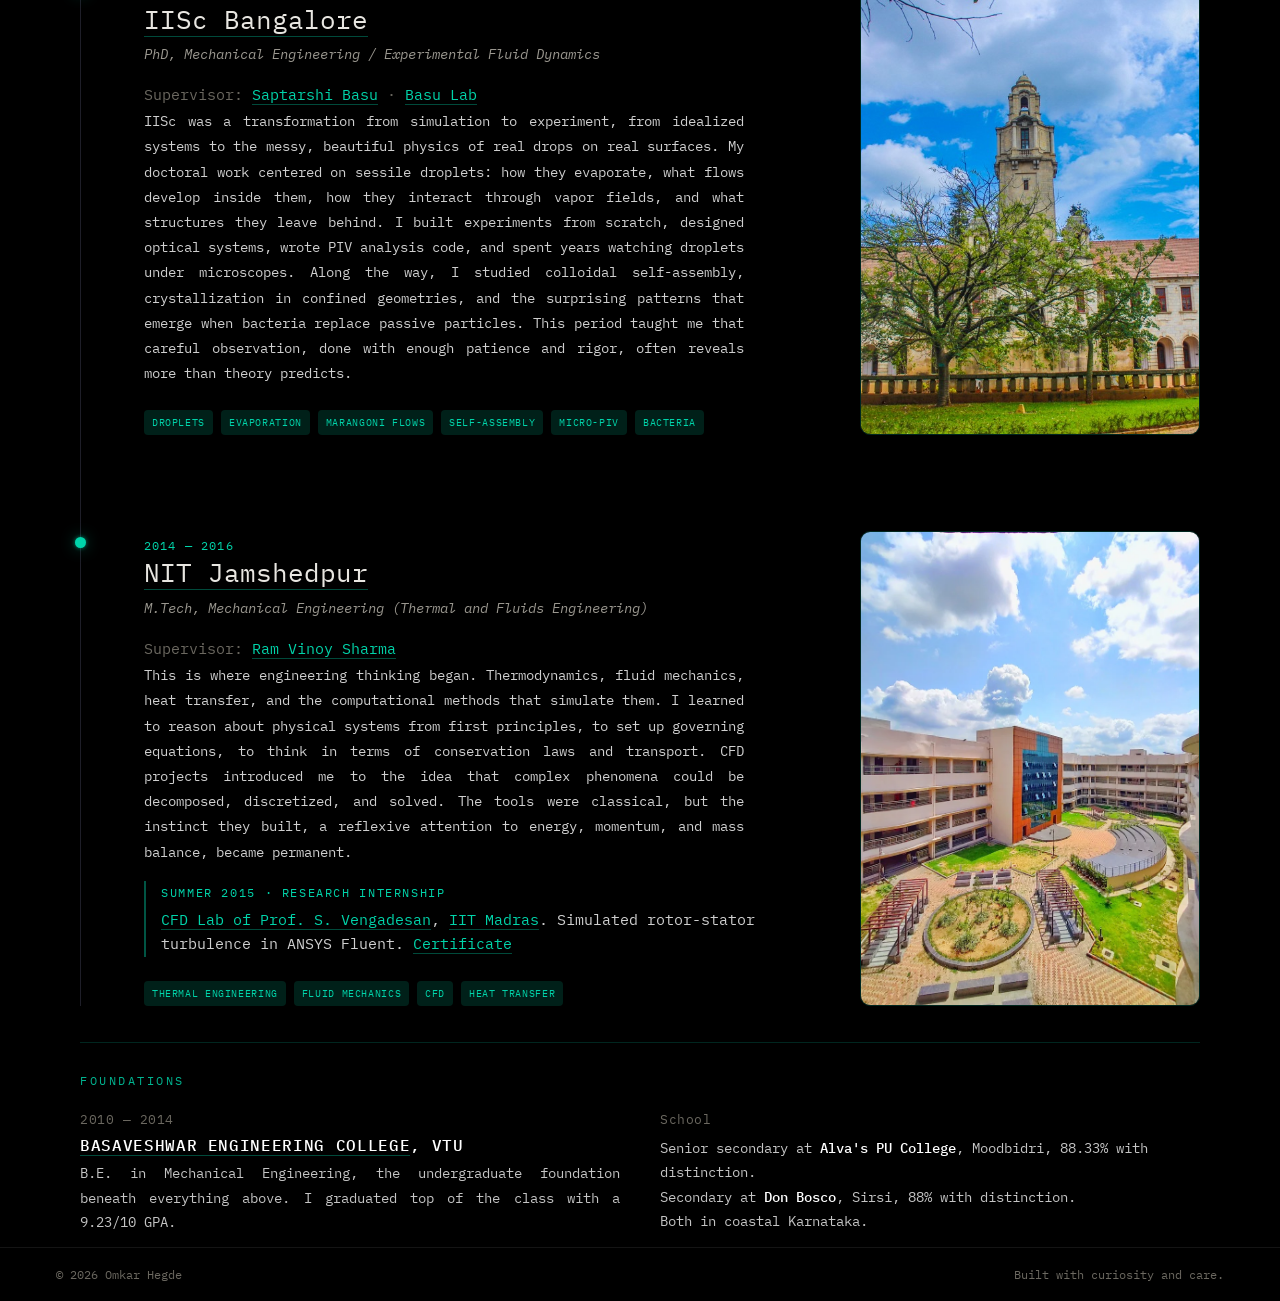
<file: journey.html>
<!DOCTYPE html>
<html lang="en">
<head>
  <meta charset="UTF-8">
  <meta name="viewport" content="width=device-width, initial-scale=1.0">
  <title>Journey — Omkar Hegde</title>
  <meta name="description" content="The academic path of Omkar Hegde through fluid mechanics and soft matter physics, from NIT Jamshedpur and IISc Bangalore to Brandeis University and CZ Biohub Chicago.">
  <link rel="canonical" href="https://omkarhegde.com/journey.html">
  <meta name="author" content="Omkar Hegde">
  <meta name="robots" content="index, follow">

  <meta property="og:type" content="website">
  <meta property="og:site_name" content="Omkar Hegde">
  <meta property="og:title" content="Journey — Omkar Hegde">
  <meta property="og:description" content="The academic path of Omkar Hegde through fluid mechanics and soft matter physics, from NIT Jamshedpur and IISc Bangalore to Brandeis University and CZ Biohub Chicago.">
  <meta property="og:url" content="https://omkarhegde.com/journey.html">
  <meta property="og:image" content="https://omkarhegde.com/assets/og-preview.jpg">

  <meta name="twitter:card" content="summary_large_image">
  <meta name="twitter:title" content="Journey — Omkar Hegde">
  <meta name="twitter:description" content="The academic path of Omkar Hegde through fluid mechanics and soft matter physics, from NIT Jamshedpur and IISc Bangalore to Brandeis University and CZ Biohub Chicago.">
  <meta name="twitter:image" content="https://omkarhegde.com/assets/og-preview.jpg">
  <meta name="twitter:site" content="@omkar62">
  <link rel="stylesheet" href="css/styles.css">
  <style>
    body, body * { font-family: var(--font-mono) !important; }
    html, body { background: #000 !important; }
    .footer, .footer * { background: #000 !important; }
    .footer { border-top: 1px solid rgba(255,255,255,0.08) !important; }
    .footer__bottom { border-top: none !important; border-bottom: none !important; }

    /* Tighten header-to-timeline gap */
    .page-header.section { padding-bottom: 1.5rem !important; }
    .section--compact { padding-top: 1.5rem !important; padding-bottom: 0.75rem !important; }
    .timeline__item:last-child { margin-bottom: 0 !important; }
    .timeline__item:last-child .timeline__row { padding-bottom: 0 !important; }

    /* Institution image adjacent to text */
    .timeline__row { display: grid; grid-template-columns: 1fr 340px; column-gap: 2.5rem; align-items: stretch; }
    .timeline__body { min-width: 0; }
    .timeline__img { width: 100%; height: 100%; min-height: 260px; object-fit: cover; border-radius: 10px; border: 1px solid rgba(0,212,170,0.18); box-shadow: 0 10px 30px rgba(0,0,0,0.35); margin: 0; }
    @media (max-width: 820px) {
      .timeline__row { grid-template-columns: 1fr; }
      .timeline__img { height: 220px; min-height: 0; margin-top: 1.25rem; }
    }

    /* Justify body copy */
    .page-header__desc,
    .timeline__text,
    .large-text { text-align: justify !important; }

    /* Brighten text for readability */
    .page-header__desc { color: #c4c4c4 !important; }
    .timeline__text { color: #cfcfcf !important; }

    /* Institution links */
    .timeline__title a { color: inherit; text-decoration: none; border-bottom: 1px solid rgba(0,212,170,0.35); transition: border-color .2s, color .2s; }
    .timeline__title a:hover { color: #00d4aa; border-bottom-color: #00d4aa; }

    /* Supervisor / lab line */
    .timeline__advisor { margin: 0.4rem 0 0; font-size: 0.95rem; color: var(--text-muted); }
    .timeline__advisor a { color: #00d4aa; text-decoration: none; border-bottom: 1px solid rgba(0,212,170,0.35); transition: border-color .2s; }
    .timeline__advisor a:hover { border-bottom-color: #00d4aa; }

    /* Distinct sub-block for a short internship within a timeline entry */
    .timeline__aside { margin-top: 1.1rem; padding: 0.1rem 0 0.1rem 0.95rem; border-left: 2px solid rgba(0,212,170,0.4); }
    .timeline__aside-label { display: block; font-size: 0.72rem; letter-spacing: 0.14em; text-transform: uppercase; color: #00d4aa; margin-bottom: 0.35rem; }
    .timeline__aside p { margin: 0; font-size: 0.92rem; color: #cfcfcf; line-height: 1.6; }
    .timeline__aside a { color: #00d4aa; text-decoration: none; border-bottom: 1px solid rgba(0,212,170,0.35); transition: border-color .2s; }
    .timeline__aside a:hover { border-bottom-color: #00d4aa; }

    /* Foundations: B.E. and schooling, brief, outside the four */
    .foundations { margin-top: 2.25rem; padding-top: 1.75rem; border-top: 1px solid rgba(0,212,170,0.18); }
    .foundations__label { display:block; font-size:0.72rem; letter-spacing:0.22em; text-transform:uppercase; color:#00d4aa; opacity:0.85; margin-bottom:1.1rem; }
    .foundations__grid { display:grid; grid-template-columns:1fr 1fr; gap:1.5rem 2.5rem; }
    @media (max-width:820px){ .foundations__grid { grid-template-columns:1fr; gap:1.25rem; } }
    .foundations__period { display:block; font-size:0.8rem; color:var(--text-muted); letter-spacing:0.04em; margin-bottom:0.35rem; }
    .foundations__item h4 { margin:0 0 0.4rem; font-size:1.02rem; font-weight:500; color:#fff; }
    .foundations__item h4 a { color:inherit; text-decoration:none; border-bottom:1px solid rgba(0,212,170,0.35); transition:border-color .2s, color .2s; }
    .foundations__item h4 a:hover { color:#00d4aa; border-bottom-color:#00d4aa; }
    .foundations__item p { margin:0; font-size:0.9rem; line-height:1.7; color:#c4c4c4; text-align:justify; }
    .foundations__item p b { color:#fff; font-weight:500; }
  </style>
</head>
<body>

  <!-- Navigation -->
  <nav class="nav" role="navigation" aria-label="Main navigation">
    <a href="index.html" class="nav__logo">Omkar <span>Hegde</span></a>
    <ul class="nav__links">
      <li><a href="index.html#about">About</a></li>
      <li><a href="research.html">Research</a></li>
      <li><a href="publications.html">Publications</a></li>
      <li><a href="journey.html">Journey</a></li>
      <li><a href="blog.html">Blog</a></li>
      <li><a href="contact.html">Connect</a></li>
    </ul>
    <button class="nav__toggle" aria-label="Open menu">&#9776;</button>
  </nav>

  <!-- Mobile Navigation -->
  <div class="nav__mobile" role="dialog" aria-label="Mobile navigation">
    <button class="nav__mobile-close" aria-label="Close menu">&times;</button>
    <a href="index.html">Home</a>
    <a href="index.html#about">About</a>
    <a href="research.html">Research</a>
    <a href="publications.html">Publications</a>
    <a href="journey.html">Journey</a>
    <a href="blog.html">Blog</a>
    <a href="contact.html">Connect</a>
  </div>


  <section class="page-header section" style="position:relative;overflow:hidden;">
    <canvas class="flow-canvas" data-particles="40" data-speed="0.5" data-mode="drift" data-color="0, 212, 170"></canvas>
    <div class="container" style="position:relative;z-index:2;">
      <span class="page-header__pre reveal">Journey</span>
      <h1 class="page-header__title reveal">A Path Through Four Transformations</h1>
      <p class="page-header__desc reveal">Each institution reshaped how I think. This is a record of that intellectual evolution, from foundational engineering to the physics of living systems.</p>
    </div>
  </section>

  <section class="section--compact">
    <div class="container">
      <div class="timeline">
        <!-- Animated line that fills as you scroll -->
        <div class="timeline__line"><div class="timeline__line-fill"></div></div>

        <div class="timeline__item reveal">
          <div class="timeline__dot"></div>
          <div class="timeline__row">
          <div class="timeline__body">
          <span class="timeline__period">2025 — Present</span>
          <h3 class="timeline__title"><a href="https://www.czbiohub.org/chi" target="_blank" rel="noopener">CZ Biohub Chicago</a></h3>
          <p class="timeline__subtitle">Scientist, Lab Automation &amp; Instrumentation</p>
          <p class="timeline__advisor">Visiting Scientist: <a href="https://www.uchicago.edu/" target="_blank" rel="noopener">University of Chicago</a> &middot; <a href="https://www.northwestern.edu/" target="_blank" rel="noopener">Northwestern University</a> &middot; <a href="https://illinois.edu/" target="_blank" rel="noopener">University of Illinois Urbana-Champaign</a></p>
          <p class="timeline__text">
            At the Chan Zuckerberg Biohub Chicago, a non-profit research institute founded
            to advance the engineering and measurement of human biology. The mission is to
            understand inflammation, the body's response to disease and injury, by building
            entirely new instruments and methods.
          </p>
          <p class="timeline__text mt-md">
            On the engineering team I design microfluidic platforms and automated
            instrumentation for studying dynamic biological systems, cell signaling, co-culture
            interactions, and responses to perturbation. The work combines hardware
            (valve manifolds, motion stages, fluidic circuits), software (Python-based GUI and
            control systems), and biological design. Each experiment is a system: chip, fluid,
            cells, imaging, and software, working together in real time. This is where all of
            my prior training converges.
          </p>
          <div style="margin-top:var(--space-lg);display:flex;flex-wrap:wrap;gap:var(--space-sm);">
            <span class="tag">microfluidics</span>
            <span class="tag">automation</span>
            <span class="tag">cell biology</span>
            <span class="tag">inflammation</span>
            <span class="tag">biosystems</span>
            <span class="tag">instrumentation</span>
          </div>
          </div>
          <img class="timeline__img" src="assets/images/journey/czb.jpg" alt="CZ Biohub Chicago" loading="lazy">
          </div>
        </div>

        <div class="timeline__item reveal">
          <div class="timeline__dot"></div>
          <div class="timeline__row">
          <div class="timeline__body">
          <span class="timeline__period">2022 — 2025</span>
          <h3 class="timeline__title"><a href="https://www.brandeis.edu/" target="_blank" rel="noopener">Brandeis University</a></h3>
          <p class="timeline__subtitle">Postdoctoral Research, Soft Matter &amp; Biophysics</p>
          <p class="timeline__advisor">Supervisor: <a href="https://www.brandeis.edu/physics/people/profiles/rogers-benjamin.html" target="_blank" rel="noopener">W. Benjamin Rogers</a> &middot; <a href="https://www.rogers-lab.com/" target="_blank" rel="noopener">Rogers Lab</a></p>
          <p class="timeline__text">
            Brandeis shifted my focus from classical fluids to biological matter. I began working with
            DNA nanostars, synthetic molecules that undergo liquid-liquid phase separation to form
            biomolecular condensates. This is soft matter physics at its most programmable: by changing
            DNA sequences and valency, you tune the phase diagram. I learned the language of phase
            transitions, free energy landscapes, and material properties of living-like systems. The
            connection between evaporation-driven self-assembly and equilibrium phase separation became
            a central thread in my thinking.
          </p>
          <div style="margin-top:var(--space-lg);display:flex;flex-wrap:wrap;gap:var(--space-sm);">
            <span class="tag">DNA liquids</span>
            <span class="tag">condensates</span>
            <span class="tag">phase separation</span>
            <span class="tag">soft matter</span>
          </div>
          </div>
          <img class="timeline__img" src="assets/images/journey/brandeis.jpg" alt="Brandeis University" loading="lazy">
          </div>
        </div>

        <div class="timeline__item reveal">
          <div class="timeline__dot"></div>
          <div class="timeline__row">
          <div class="timeline__body">
          <span class="timeline__period">2016 — 2022</span>
          <h3 class="timeline__title"><a href="https://iisc.ac.in/" target="_blank" rel="noopener">IISc Bangalore</a></h3>
          <p class="timeline__subtitle">PhD, Mechanical Engineering / Experimental Fluid Dynamics</p>
          <p class="timeline__advisor">Supervisor: <a href="https://mecheng.iisc.ac.in/project/saptarshi-basu/" target="_blank" rel="noopener">Saptarshi Basu</a> &middot; <a href="https://www.saptarshibasulab.com/" target="_blank" rel="noopener">Basu Lab</a></p>
          <p class="timeline__text">
            IISc was a transformation from simulation to experiment, from idealized systems to the
            messy, beautiful physics of real drops on real surfaces. My doctoral work centered on
            sessile droplets: how they evaporate, what flows develop inside them, how they interact
            through vapor fields, and what structures they leave behind. I built experiments from
            scratch, designed optical systems, wrote PIV analysis code, and spent years watching
            droplets under microscopes. Along the way, I studied colloidal self-assembly, crystallization
            in confined geometries, and the surprising patterns that emerge when bacteria replace
            passive particles. This period taught me that careful observation, done with enough patience
            and rigor, often reveals more than theory predicts.
          </p>
          <div style="margin-top:var(--space-lg);display:flex;flex-wrap:wrap;gap:var(--space-sm);">
            <span class="tag">droplets</span>
            <span class="tag">evaporation</span>
            <span class="tag">Marangoni flows</span>
            <span class="tag">self-assembly</span>
            <span class="tag">micro-PIV</span>
            <span class="tag">bacteria</span>
          </div>
          </div>
          <img class="timeline__img" src="assets/images/journey/iisc.jpg" alt="IISc Bangalore" loading="lazy">
          </div>
        </div>

        <div class="timeline__item reveal">
          <div class="timeline__dot"></div>
          <div class="timeline__row">
          <div class="timeline__body">
          <span class="timeline__period">2014 &mdash; 2016</span>
          <h3 class="timeline__title"><a href="https://www.nitjsr.ac.in/" target="_blank" rel="noopener">NIT Jamshedpur</a></h3>
          <p class="timeline__subtitle">M.Tech, Mechanical Engineering (Thermal and Fluids Engineering)</p>
          <p class="timeline__advisor">Supervisor: <a href="https://www.nitjsr.ac.in/people/profile/ME115" target="_blank" rel="noopener">Ram Vinoy Sharma</a></p>
          <p class="timeline__text">
            This is where engineering thinking began. Thermodynamics, fluid mechanics, heat transfer,
            and the computational methods that simulate them. I learned to reason about physical systems
            from first principles, to set up governing equations, to think in terms of conservation laws
            and transport. CFD projects introduced me to the idea that complex phenomena could be
            decomposed, discretized, and solved. The tools were classical, but the instinct they built,
            a reflexive attention to energy, momentum, and mass balance, became permanent.
          </p>
          <div class="timeline__aside">
            <span class="timeline__aside-label">Summer 2015 &middot; Research internship</span>
            <p><a href="https://sites.google.com/view/svcfdlab-iitm/home" target="_blank" rel="noopener">CFD Lab of Prof. S. Vengadesan</a>, <a href="https://www.iitm.ac.in/" target="_blank" rel="noopener">IIT Madras</a>. Simulated rotor-stator turbulence in ANSYS Fluent. <a href="https://drive.google.com/file/d/10vExc4fFdUIsWERfURZR43GbIJnFZsLq/view?usp=sharing" target="_blank" rel="noopener">Certificate</a></p>
          </div>
          <div style="margin-top:var(--space-lg);display:flex;flex-wrap:wrap;gap:var(--space-sm);">
            <span class="tag">thermal engineering</span>
            <span class="tag">fluid mechanics</span>
            <span class="tag">CFD</span>
            <span class="tag">heat transfer</span>
          </div>
          </div>
          <img class="timeline__img" src="assets/images/journey/nit.jpg" alt="NIT Jamshedpur" loading="lazy">
          </div>
        </div>

      </div>

      <div class="foundations reveal">
        <span class="foundations__label">Foundations</span>
        <div class="foundations__grid">
          <div class="foundations__item">
            <span class="foundations__period">2010 &mdash; 2014</span>
            <h4><a href="https://www.becbgk.edu/" target="_blank" rel="noopener">Basaveshwar Engineering College</a>, VTU</h4>
            <p>B.E. in Mechanical Engineering, the undergraduate foundation beneath everything above. I graduated top of the class with a 9.23/10 GPA.</p>
          </div>
          <div class="foundations__item">
            <span class="foundations__period">School</span>
            <p style="text-align:left;">Senior secondary at <b>Alva's PU College</b>, Moodbidri, 88.33% with distinction.<br>Secondary at <b>Don Bosco</b>, Sirsi, 88% with distinction.<br>Both in coastal Karnataka.</p>
          </div>
        </div>
      </div>
    </div>
  </section>

  <footer class="footer" style="padding: 0; margin: 0; background: #000;">
    <div class="container" style="padding: var(--space-md) var(--space-md); background: #000;">
      <div class="footer__bottom" style="padding: 0; margin: 0;">
        <span>&copy; 2026 Omkar Hegde</span>
        <span>Built with curiosity and care.</span>
      </div>
    </div>
  </footer>

  <script src="js/app.js"></script>
</body>
</html>
</file>
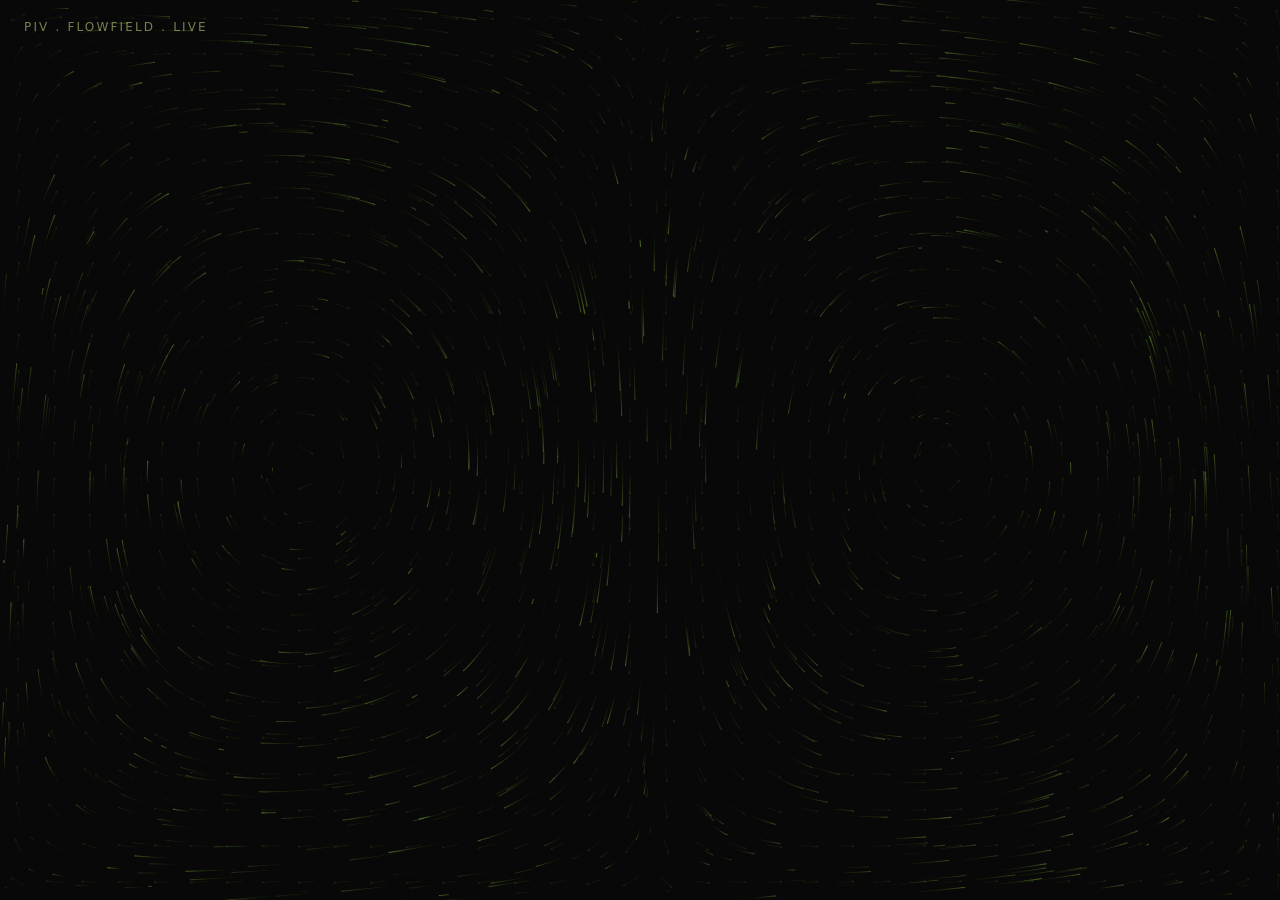
<file: piv-flowfield.html>
<!doctype html>
<html lang="en">
<head>
<meta charset="utf-8" />
<meta name="viewport" content="width=device-width,initial-scale=1" />
<title>PIV flowfield, animated</title>
<style>
  html, body {
    margin: 0;
    padding: 0;
    background: #0b0a08;
    color: #cfe28b;
    font-family: ui-sans-serif, system-ui, sans-serif;
    overflow: hidden;
    height: 100%;
  }
  .stage {
    position: relative;
    width: 100vw;
    height: 100vh;
  }
  canvas {
    display: block;
    width: 100%;
    height: 100%;
  }
  .label {
    position: absolute;
    top: 20px;
    left: 24px;
    font-size: 12px;
    letter-spacing: 0.18em;
    text-transform: uppercase;
    opacity: 0.55;
    pointer-events: none;
  }
</style>
</head>
<body>
<div class="stage">
  <canvas id="piv"></canvas>
  <div class="label">PIV . flowfield . live</div>
</div>

<script>
(() => {
  const canvas = document.getElementById('piv');
  const ctx = canvas.getContext('2d');

  // Tunables
  const PARTICLES = 1400;        // particle count
  const SPEED = 1.6;             // global speed multiplier
  const FADE = 0.06;             // trail fade per frame (lower = longer trails)
  const SHOW_VECTORS = true;     // draw faint static vector field underneath
  const VEC_SPACING = 36;        // px between drawn arrows
  const PARTICLE_LIFE = 180;     // frames before reseed
  const COLOR = [168, 224, 85];  // base green (rgb)

  let W = 0, H = 0, DPR = 1;
  let particles = [];

  // Analytic flow field: two horizontal vortex cells, gentle downward bias.
  // Matches the visual character of the source PIV (vortex-pair-like pattern).
  function field(x, y) {
    // x, y in [0, 1]
    const TAU = Math.PI * 2;
    const a = Math.sin(TAU * x) * Math.cos(Math.PI * y);
    const b = -Math.cos(TAU * x) * Math.sin(Math.PI * y);
    // Slight modulation so it does not feel perfectly periodic
    const swirl = 0.25 * Math.sin(Math.PI * (x + y));
    return {
      u: a + swirl * 0.3,
      v: b + 0.1 * Math.sin(TAU * x),
    };
  }

  function resize() {
    DPR = Math.min(window.devicePixelRatio || 1, 2);
    W = canvas.clientWidth;
    H = canvas.clientHeight;
    canvas.width = W * DPR;
    canvas.height = H * DPR;
    ctx.setTransform(DPR, 0, 0, DPR, 0, 0);
    // Solid fill on resize so first frames look right
    ctx.fillStyle = '#0b0a08';
    ctx.fillRect(0, 0, W, H);
  }

  function spawn(p) {
    p.x = Math.random() * W;
    p.y = Math.random() * H;
    p.life = Math.random() * PARTICLE_LIFE;
    p.maxLife = PARTICLE_LIFE * (0.6 + Math.random() * 0.8);
  }

  function init() {
    particles = new Array(PARTICLES);
    for (let i = 0; i < PARTICLES; i++) {
      particles[i] = {};
      spawn(particles[i]);
    }
  }

  function drawVectors() {
    if (!SHOW_VECTORS) return;
    ctx.save();
    ctx.strokeStyle = `rgba(${COLOR[0]},${COLOR[1]},${COLOR[2]},0.10)`;
    ctx.lineWidth = 1;
    for (let y = VEC_SPACING / 2; y < H; y += VEC_SPACING) {
      for (let x = VEC_SPACING / 2; x < W; x += VEC_SPACING) {
        const f = field(x / W, y / H);
        const len = VEC_SPACING * 0.45;
        const m = Math.hypot(f.u, f.v) || 1;
        const dx = (f.u / m) * len;
        const dy = (f.v / m) * len;
        ctx.beginPath();
        ctx.moveTo(x - dx * 0.5, y - dy * 0.5);
        ctx.lineTo(x + dx * 0.5, y + dy * 0.5);
        ctx.stroke();
        // arrowhead
        const ah = 3;
        const ang = Math.atan2(dy, dx);
        ctx.beginPath();
        ctx.moveTo(x + dx * 0.5, y + dy * 0.5);
        ctx.lineTo(
          x + dx * 0.5 - ah * Math.cos(ang - 0.4),
          y + dy * 0.5 - ah * Math.sin(ang - 0.4)
        );
        ctx.moveTo(x + dx * 0.5, y + dy * 0.5);
        ctx.lineTo(
          x + dx * 0.5 - ah * Math.cos(ang + 0.4),
          y + dy * 0.5 - ah * Math.sin(ang + 0.4)
        );
        ctx.stroke();
      }
    }
    ctx.restore();
  }

  let vectorLayerStamped = false;

  function frame() {
    // Trail fade: redraw faint background over previous frame
    ctx.fillStyle = `rgba(11,10,8,${FADE})`;
    ctx.fillRect(0, 0, W, H);

    // Repaint static vector layer occasionally so it does not get fully erased
    if (!vectorLayerStamped || Math.random() < 0.02) {
      drawVectors();
      vectorLayerStamped = true;
    }

    // Advect particles
    for (let i = 0; i < particles.length; i++) {
      const p = particles[i];
      const f = field(p.x / W, p.y / H);
      const nx = p.x + f.u * SPEED;
      const ny = p.y + f.v * SPEED;

      const a = Math.min(1, p.life / 20) * (1 - p.life / p.maxLife);
      ctx.strokeStyle = `rgba(${COLOR[0]},${COLOR[1]},${COLOR[2]},${0.55 * a})`;
      ctx.lineWidth = 1.1;
      ctx.beginPath();
      ctx.moveTo(p.x, p.y);
      ctx.lineTo(nx, ny);
      ctx.stroke();

      p.x = nx;
      p.y = ny;
      p.life += 1;

      if (
        p.life > p.maxLife ||
        p.x < -10 || p.x > W + 10 ||
        p.y < -10 || p.y > H + 10
      ) {
        spawn(p);
      }
    }

    requestAnimationFrame(frame);
  }

  window.addEventListener('resize', () => {
    resize();
    vectorLayerStamped = false;
  });
  resize();
  init();
  frame();
})();
</script>
</body>
</html>
</file>
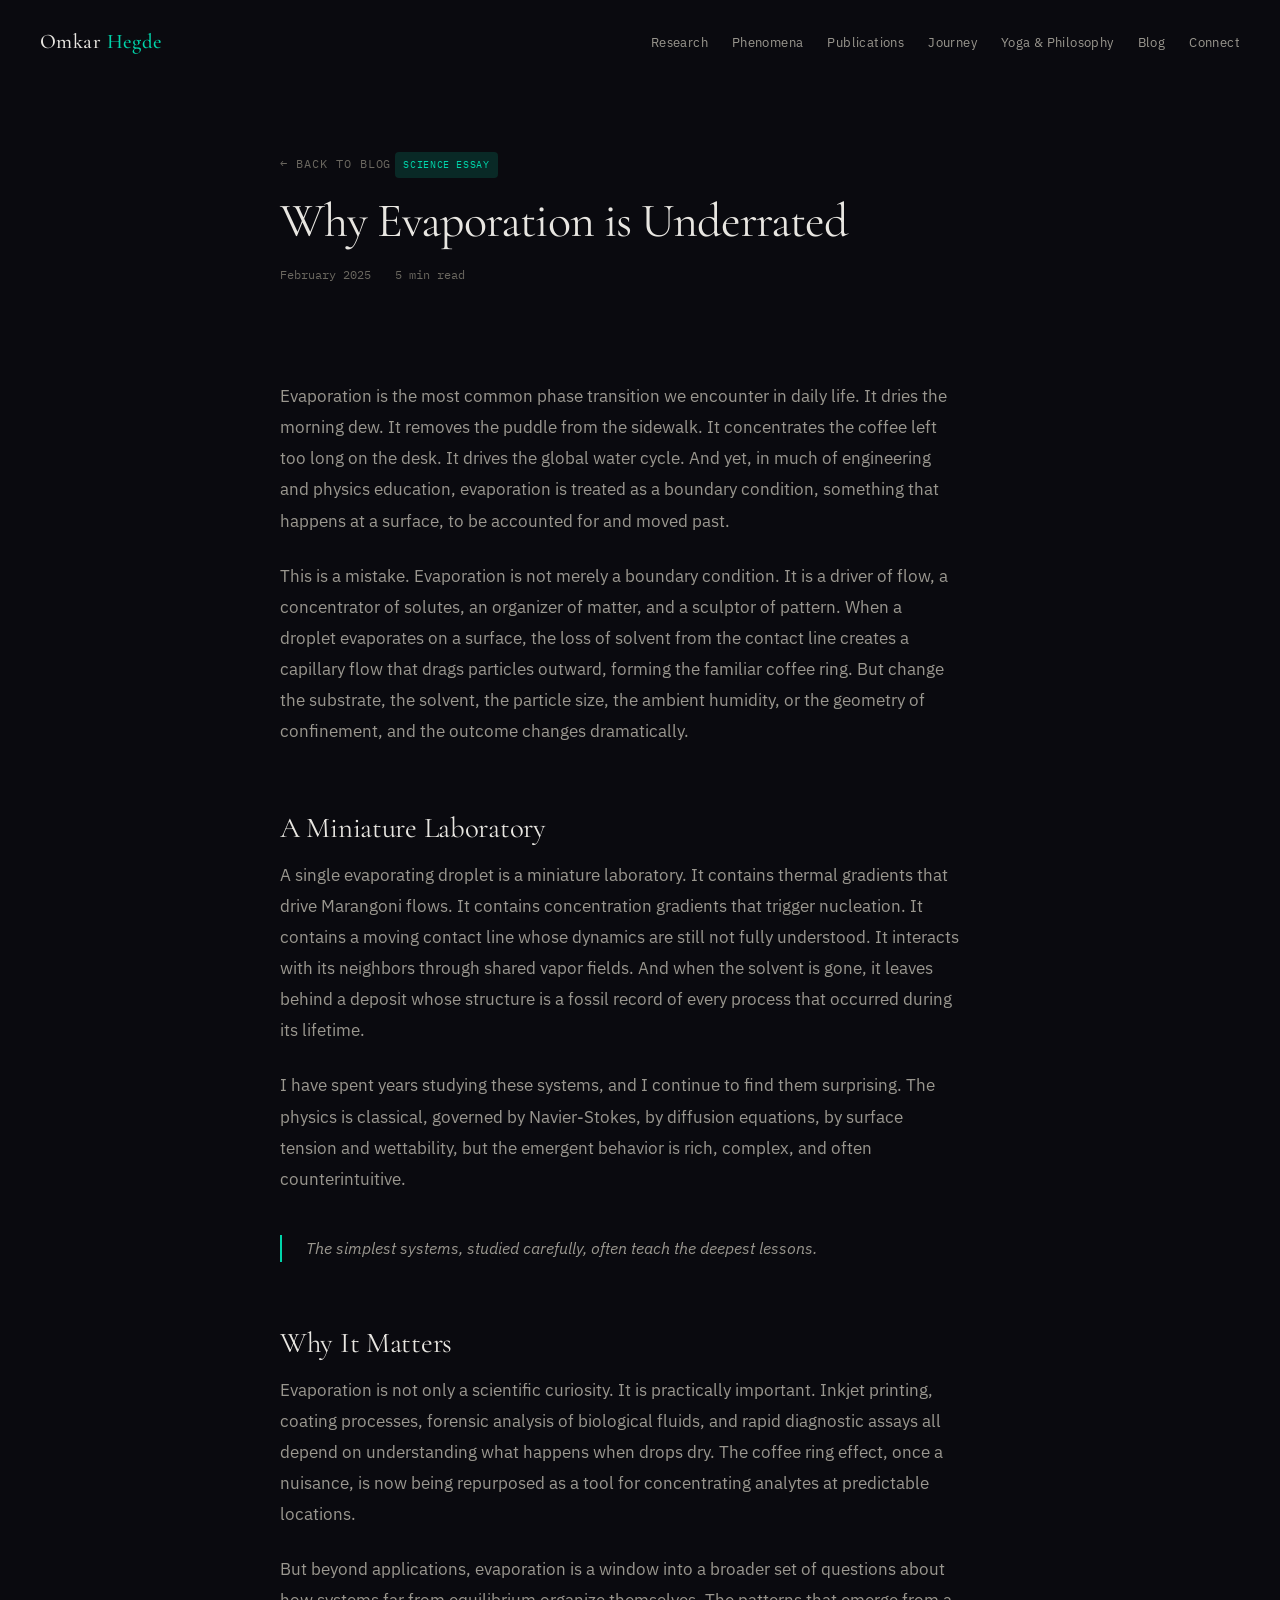
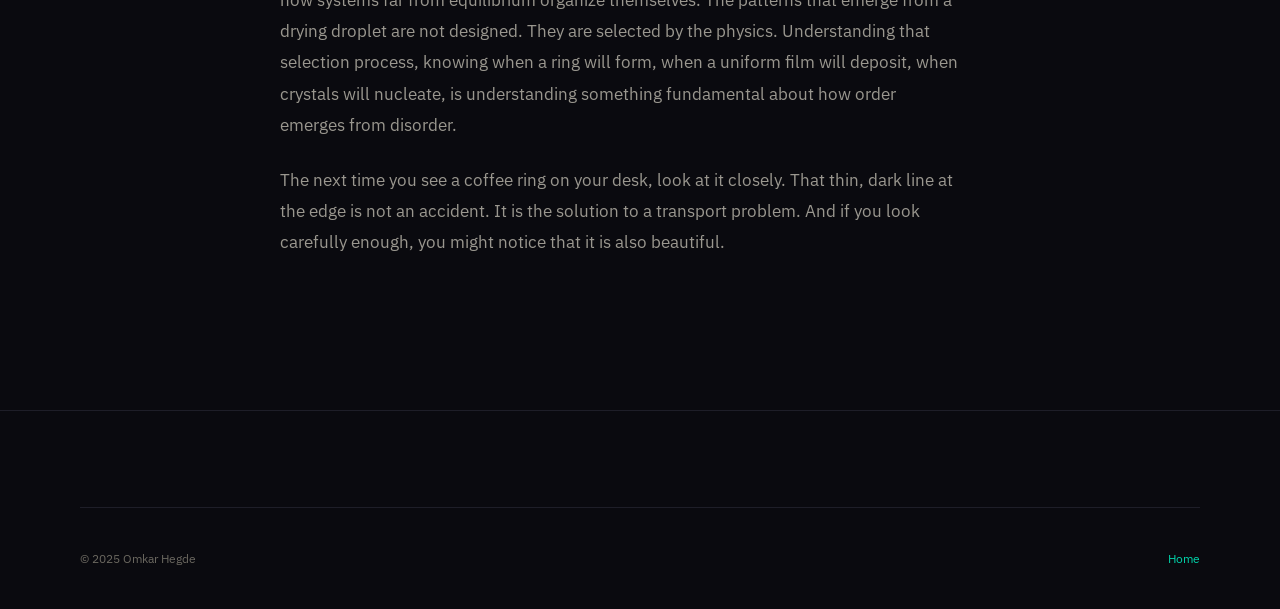
<file: post-template.html>
<!DOCTYPE html>
<html lang="en">
<head>
  <meta charset="UTF-8">
  <meta name="viewport" content="width=device-width, initial-scale=1.0">
  <title>Why Evaporation is Underrated — Omkar Hegde</title>
  <link rel="stylesheet" href="css/styles.css">
</head>
<body>

  <nav class="nav" role="navigation"><a href="index.html" class="nav__logo">Omkar <span>Hegde</span></a><ul class="nav__links"><li><a href="research.html">Research</a></li><li><a href="phenomena.html">Phenomena</a></li><li><a href="publications.html">Publications</a></li><li><a href="journey.html">Journey</a></li><li><a href="yoga.html">Yoga &amp; Philosophy</a></li><li><a href="blog.html">Blog</a></li><li><a href="contact.html">Connect</a></li></ul><button class="nav__toggle" aria-label="Open menu">&#9776;</button></nav>
  <div class="nav__mobile" role="dialog"><button class="nav__mobile-close">&times;</button><a href="index.html">Home</a><a href="research.html">Research</a><a href="phenomena.html">Phenomena</a><a href="publications.html">Publications</a><a href="journey.html">Journey</a><a href="yoga.html">Yoga</a><a href="blog.html">Blog</a><a href="contact.html">Connect</a></div>

  <article class="section">
    <div class="container post">
      <div class="reveal">
        <a href="blog.html" style="font-family:var(--font-mono);font-size:0.75rem;color:var(--text-muted);letter-spacing:0.08em;text-transform:uppercase;">&larr; Back to Blog</a>
        <span class="tag mt-lg" style="display:inline-block;">Science Essay</span>
        <h1 class="post__title mt-md">Why Evaporation is Underrated</h1>
        <div class="post__meta">
          <span>February 2025</span>
          <span>5 min read</span>
        </div>
      </div>

      <div class="post__body reveal">
        <p>
          Evaporation is the most common phase transition we encounter in daily life. It dries the
          morning dew. It removes the puddle from the sidewalk. It concentrates the coffee left too
          long on the desk. It drives the global water cycle. And yet, in much of engineering and
          physics education, evaporation is treated as a boundary condition, something that happens
          at a surface, to be accounted for and moved past.
        </p>

        <p>
          This is a mistake. Evaporation is not merely a boundary condition. It is a driver of flow,
          a concentrator of solutes, an organizer of matter, and a sculptor of pattern. When a
          droplet evaporates on a surface, the loss of solvent from the contact line creates a
          capillary flow that drags particles outward, forming the familiar coffee ring. But change
          the substrate, the solvent, the particle size, the ambient humidity, or the geometry of
          confinement, and the outcome changes dramatically.
        </p>

        <h2>A Miniature Laboratory</h2>

        <p>
          A single evaporating droplet is a miniature laboratory. It contains thermal gradients that
          drive Marangoni flows. It contains concentration gradients that trigger nucleation. It
          contains a moving contact line whose dynamics are still not fully understood. It interacts
          with its neighbors through shared vapor fields. And when the solvent is gone, it leaves
          behind a deposit whose structure is a fossil record of every process that occurred during
          its lifetime.
        </p>

        <p>
          I have spent years studying these systems, and I continue to find them surprising. The
          physics is classical, governed by Navier-Stokes, by diffusion equations, by surface
          tension and wettability, but the emergent behavior is rich, complex, and often counterintuitive.
        </p>

        <blockquote>
          The simplest systems, studied carefully, often teach the deepest lessons.
        </blockquote>

        <h2>Why It Matters</h2>

        <p>
          Evaporation is not only a scientific curiosity. It is practically important. Inkjet
          printing, coating processes, forensic analysis of biological fluids, and rapid diagnostic
          assays all depend on understanding what happens when drops dry. The coffee ring effect,
          once a nuisance, is now being repurposed as a tool for concentrating analytes at
          predictable locations.
        </p>

        <p>
          But beyond applications, evaporation is a window into a broader set of questions about
          how systems far from equilibrium organize themselves. The patterns that emerge from a
          drying droplet are not designed. They are selected by the physics. Understanding that
          selection process, knowing when a ring will form, when a uniform film will deposit, when
          crystals will nucleate, is understanding something fundamental about how order emerges
          from disorder.
        </p>

        <p>
          The next time you see a coffee ring on your desk, look at it closely. That thin, dark
          line at the edge is not an accident. It is the solution to a transport problem. And if
          you look carefully enough, you might notice that it is also beautiful.
        </p>
      </div>
    </div>
  </article>

  <footer class="footer"><div class="container"><div class="footer__bottom"><span>&copy; 2025 Omkar Hegde</span><span><a href="index.html">Home</a></span></div></div></footer>

  <script src="js/app.js"></script>
</body>
</html>
</file>
<file: css/styles.css>
/* ============================================
   OMKAR HEGDE — Personal Scientific Profile
   Design System & Core Styles
   ============================================ */

@import url('https://fonts.googleapis.com/css2?family=Cormorant+Garamond:ital,wght@0,300;0,400;0,500;0,600;0,700;1,300;1,400;1,500&family=IBM+Plex+Sans:ital,wght@0,300;0,400;0,500;0,600;1,300;1,400&family=IBM+Plex+Mono:wght@300;400;500&display=swap');

/* --- Custom Properties --- */
:root {
  --void: #0a0a0f;
  --surface: #131318;
  --card: #1c1c24;
  --card-hover: #22222e;
  --border: #2a2a36;
  --border-subtle: #1e1e28;
  --text: #e8e6e1;
  --text-secondary: #9a978f;
  --text-muted: #6b6860;
  --accent: #00d4aa;
  --accent-dim: rgba(0, 212, 170, 0.15);
  --accent-glow: rgba(0, 212, 170, 0.08);
  --blue: #0ea5e9;
  --blue-dim: rgba(14, 165, 233, 0.12);
  --warm: #f5c542;

  --font-heading: 'Cormorant Garamond', Georgia, serif;
  --font-body: 'IBM Plex Sans', -apple-system, sans-serif;
  --font-mono: 'IBM Plex Mono', monospace;

  --space-xs: 4px;
  --space-sm: 8px;
  --space-md: 16px;
  --space-lg: 24px;
  --space-xl: 40px;
  --space-2xl: 64px;
  --space-3xl: 96px;
  --space-4xl: 128px;

  --radius-sm: 4px;
  --radius-md: 8px;
  --radius-lg: 16px;

  --transition: 0.4s cubic-bezier(0.25, 0.46, 0.45, 0.94);
  --transition-slow: 0.7s cubic-bezier(0.25, 0.46, 0.45, 0.94);

  --max-width: 1200px;
  --max-width-narrow: 800px;
}

/* --- Reset & Base --- */
*, *::before, *::after {
  box-sizing: border-box;
  margin: 0;
  padding: 0;
}

html {
  scroll-behavior: smooth;
  font-size: 16px;
  -webkit-font-smoothing: antialiased;
  -moz-osx-font-smoothing: grayscale;
}

body {
  font-family: var(--font-body);
  font-weight: 400;
  color: var(--text);
  background-color: var(--void);
  line-height: 1.7;
  overflow-x: hidden;
}

img, video {
  max-width: 100%;
  display: block;
}

a {
  color: var(--accent);
  text-decoration: none;
  transition: color var(--transition);
}

a:hover {
  color: var(--text);
}

::selection {
  background: var(--accent);
  color: var(--void);
}

/* --- Typography --- */
h1, h2, h3, h4, h5 {
  font-family: var(--font-heading);
  font-weight: 400;
  line-height: 1.15;
  color: var(--text);
}

h1 {
  font-size: clamp(2.8rem, 6vw, 5.5rem);
  letter-spacing: -0.02em;
}

h2 {
  font-size: clamp(2rem, 4vw, 3.2rem);
  letter-spacing: -0.01em;
}

h3 {
  font-size: clamp(1.4rem, 2.5vw, 1.8rem);
}

h4 {
  font-size: 1.15rem;
  font-family: var(--font-body);
  font-weight: 500;
  letter-spacing: 0.04em;
  text-transform: uppercase;
  color: var(--accent);
}

p {
  max-width: 680px;
  color: var(--text-secondary);
}

.label {
  font-family: var(--font-mono);
  font-size: 0.72rem;
  font-weight: 500;
  letter-spacing: 0.12em;
  text-transform: uppercase;
  color: var(--accent);
}

.large-text {
  font-size: clamp(1.15rem, 1.8vw, 1.35rem);
  line-height: 1.8;
}

/* --- Layout --- */
.container {
  max-width: var(--max-width);
  margin: 0 auto;
  padding: 0 var(--space-xl);
}

.container--narrow {
  max-width: var(--max-width-narrow);
}

.section {
  padding: var(--space-4xl) 0;
  position: relative;
}

.section--compact {
  padding: var(--space-3xl) 0;
}

.section-divider {
  width: 60px;
  height: 1px;
  background: var(--accent);
  margin: var(--space-lg) 0;
  opacity: 0.5;
}

.grid-2 {
  display: grid;
  grid-template-columns: repeat(2, 1fr);
  gap: var(--space-xl);
}

.grid-3 {
  display: grid;
  grid-template-columns: repeat(3, 1fr);
  gap: var(--space-xl);
}

.grid-4 {
  display: grid;
  grid-template-columns: repeat(4, 1fr);
  gap: var(--space-lg);
}

/* --- Navigation --- */
.nav {
  position: fixed;
  top: 0;
  left: 0;
  right: 0;
  z-index: 1000;
  padding: var(--space-lg) var(--space-xl);
  display: flex;
  align-items: center;
  justify-content: space-between;
  transition: background var(--transition), padding var(--transition);
}

.nav--scrolled {
  background: rgba(10, 10, 15, 0.92);
  backdrop-filter: blur(20px);
  -webkit-backdrop-filter: blur(20px);
  padding: var(--space-md) var(--space-xl);
  border-bottom: 1px solid var(--border-subtle);
}

.nav__logo {
  font-family: var(--font-heading);
  font-size: 1.3rem;
  font-weight: 500;
  color: var(--text);
  letter-spacing: 0.02em;
}

.nav__logo span {
  color: var(--accent);
}

.nav__links {
  display: flex;
  gap: var(--space-lg);
  list-style: none;
}

.nav__links a {
  font-size: 0.82rem;
  font-weight: 400;
  color: var(--text-secondary);
  letter-spacing: 0.03em;
  transition: color var(--transition);
  position: relative;
}

.nav__links a:hover,
.nav__links a.active {
  color: var(--text);
}

.nav__links a::after {
  content: '';
  position: absolute;
  bottom: -4px;
  left: 0;
  width: 0;
  height: 1px;
  background: var(--accent);
  transition: width var(--transition);
}

.nav__links a:hover::after,
.nav__links a.active::after {
  width: 100%;
}

.nav__toggle {
  display: none;
  background: none;
  border: none;
  color: var(--text);
  font-size: 1.5rem;
  cursor: pointer;
}

/* Mobile nav */
.nav__mobile {
  display: none;
  position: fixed;
  top: 0;
  left: 0;
  right: 0;
  bottom: 0;
  background: rgba(10, 10, 15, 0.98);
  backdrop-filter: blur(30px);
  z-index: 999;
  flex-direction: column;
  align-items: center;
  justify-content: center;
  gap: var(--space-xl);
}

.nav__mobile.open {
  display: flex;
}

.nav__mobile a {
  font-family: var(--font-heading);
  font-size: 1.8rem;
  color: var(--text-secondary);
  transition: color var(--transition);
}

.nav__mobile a:hover {
  color: var(--accent);
}

.nav__mobile-close {
  position: absolute;
  top: var(--space-lg);
  right: var(--space-xl);
  background: none;
  border: none;
  color: var(--text);
  font-size: 1.8rem;
  cursor: pointer;
}

/* --- Hero --- */
.hero {
  position: relative;
  height: 100vh;
  min-height: 700px;
  display: flex;
  align-items: center;
  justify-content: center;
  overflow: hidden;
}

/* Video layer */
.hero__video-wrap {
  position: absolute;
  inset: 0;
  z-index: 0;
}

.hero__video-wrap video,
.hero__video-wrap .hero__fallback {
  width: 100%;
  height: 100%;
  object-fit: cover;
}

.hero__video {
  position: absolute;
  inset: 0;
  width: 100%;
  height: 100%;
  object-fit: cover;
  opacity: 0;
  transition: opacity 2s ease-in-out;
  z-index: 0;
}

.hero__video.active {
  opacity: 1;
  z-index: 1;
}

.hero__fallback {
  background: linear-gradient(135deg, #0a0a0f 0%, #0e1118 50%, #0a0a0f 100%);
}

/* Heavy dark overlay so text is always readable */
.hero__overlay {
  position: absolute;
  inset: 0;
  z-index: 2;
  background: linear-gradient(
    180deg,
    rgba(10, 10, 15, 0.6) 0%,
    rgba(10, 10, 15, 0.72) 40%,
    rgba(10, 10, 15, 0.88) 100%
  );
}

/* Subtle vignette */
.hero::after {
  content: '';
  position: absolute;
  inset: 0;
  z-index: 2;
  background: radial-gradient(ellipse at 50% 50%, transparent 30%, rgba(10,10,15,0.4) 100%);
  pointer-events: none;
}

/* Flow canvas sits above video, below overlay content */
.hero__video-wrap .flow-canvas {
  z-index: 1;
  opacity: 0.35;
}

/* Old dot indicators: hide them, we use the new np-dots instead */
.hero__video-indicators {
  display: none;
}

/* ---- Split layout: portrait left, text right ---- */
.hero__split {
  position: relative;
  z-index: 3;
  display: flex;
  align-items: center;
  gap: clamp(48px, 5vw, 80px);
  max-width: 1280px;
  width: 100%;
  padding: 0 clamp(24px, 4vw, 60px);
  margin: 0 auto;
}

/* PORTRAIT: large, dominant */
.hero__portrait-wrap {
  position: relative;
  flex-shrink: 0;
  width: clamp(300px, 32vw, 460px);
}

.hero__portrait {
  width: 100%;
  height: auto;
  max-height: 580px;
  object-fit: cover;
  object-position: center 20%;
  border-radius: 12px;
  position: relative;
  z-index: 2;
  box-shadow:
    0 0 60px rgba(0, 212, 170, 0.08),
    0 24px 80px rgba(0, 0, 0, 0.6);
  border: 1.5px solid rgba(0, 212, 170, 0.18);
  opacity: 0;
  transform: scale(0.3);
  animation: portraitZoom 1.2s 0.3s cubic-bezier(0.16, 1, 0.3, 1) forwards;
}

.hero__portrait-glow {
  position: absolute;
  inset: -30px;
  border-radius: 20px;
  background: radial-gradient(ellipse at center, rgba(0,212,170,0.1) 0%, transparent 65%);
  z-index: 1;
  filter: blur(25px);
  opacity: 0;
  animation: glowFadeIn 2s 0.8s ease-out forwards;
}

@keyframes portraitZoom {
  0% { opacity: 0; transform: scale(0.3); filter: blur(10px); }
  50% { opacity: 1; filter: blur(2px); }
  100% { opacity: 1; transform: scale(1); filter: blur(0); }
}

@keyframes glowFadeIn {
  to { opacity: 1; }
}

/* TEXT side */
.hero__text {
  text-align: left;
  flex: 1;
  min-width: 0;
}

.hero__text .hero__pre {
  opacity: 0;
  transform: translateY(20px);
  animation: fadeUp 0.8s 0.6s forwards;
}

.hero__text .hero__title {
  opacity: 0;
  transform: translateY(30px);
  animation: fadeUp 1s 0.8s forwards;
}

.hero__text .hero__sub {
  opacity: 0;
  transform: translateY(20px);
  animation: fadeUp 0.8s 1.0s forwards;
}

.hero__text .hero__typing {
  opacity: 0;
  animation: fadeUp 0.8s 1.1s forwards;
}

.hero__text .hero__cta {
  opacity: 0;
  transform: translateY(20px);
  animation: fadeUp 0.8s 1.3s forwards;
}

.hero__text .hero__now-playing {
  opacity: 0;
  animation: fadeUp 0.8s 1.5s forwards;
}

/* --- Now Playing --- */
.hero__now-playing {
  margin-top: 32px;
}

.hero__np-label {
  font-family: var(--font-mono);
  font-size: 0.7rem;
  letter-spacing: 0.1em;
  text-transform: uppercase;
  color: var(--text-muted);
}

.hero__np-name {
  font-family: var(--font-mono);
  font-size: 0.75rem;
  letter-spacing: 0.06em;
  color: var(--accent);
  margin-left: 8px;
  transition: opacity 0.4s ease;
}

.hero__np-dots {
  display: flex;
  gap: 8px;
  margin-top: 12px;
}

.hero__np-dot {
  width: 8px;
  height: 8px;
  border-radius: 50%;
  background: rgba(255, 255, 255, 0.18);
  cursor: pointer;
  transition: all 0.5s ease;
}

.hero__np-dot.active {
  width: 28px;
  border-radius: 4px;
  background: var(--accent);
  box-shadow: 0 0 10px rgba(0, 212, 170, 0.4);
}

/* --- Typing Effect --- */
.hero__typing {
  font-size: clamp(0.92rem, 1.2vw, 1.05rem);
  color: var(--accent);
  min-height: 1.6em;
  margin-bottom: var(--space-lg);
  font-style: italic;
}

.hero__typing::after {
  content: '|';
  color: var(--accent);
  animation: blink 0.8s step-end infinite;
  margin-left: 2px;
}

@keyframes blink {
  50% { opacity: 0; }
}

/* --- Responsive --- */
@media (max-width: 900px) {
  .hero__split {
    flex-direction: column;
    text-align: center;
    gap: var(--space-xl);
    padding-top: 100px;
  }
  .hero__portrait-wrap {
    width: clamp(220px, 50vw, 300px);
  }
  .hero__text {
    text-align: center;
  }
  .hero__text .hero__sub {
    margin-left: auto;
    margin-right: auto;
  }
  .hero__np-dots {
    justify-content: center;
  }
  .hero__now-playing {
    text-align: center;
  }
}

.hero__portrait[src=""] {
  display: none;
}


.hero__pre {
  font-family: var(--font-mono);
  font-size: 0.75rem;
  letter-spacing: 0.2em;
  text-transform: uppercase;
  color: var(--accent);
  margin-bottom: var(--space-lg);
  opacity: 0;
  transform: translateY(20px);
  animation: fadeUp 0.8s 0.2s forwards;
}

.hero__title {
  font-size: clamp(3rem, 7vw, 6rem);
  font-weight: 300;
  line-height: 1.05;
  margin-bottom: var(--space-lg);
  opacity: 0;
  transform: translateY(30px);
  animation: fadeUp 1s 0.4s forwards;
}

.hero__title em {
  font-style: italic;
  color: var(--accent);
}

.hero__sub {
  font-size: clamp(1rem, 1.5vw, 1.15rem);
  color: var(--text-secondary);
  max-width: 600px;
  margin: 0 auto var(--space-xl);
  line-height: 1.8;
  opacity: 0;
  transform: translateY(20px);
  animation: fadeUp 0.8s 0.6s forwards;
}

.hero__cta {
  display: inline-flex;
  align-items: center;
  gap: var(--space-sm);
  font-family: var(--font-mono);
  font-size: 0.78rem;
  letter-spacing: 0.1em;
  text-transform: uppercase;
  color: var(--accent);
  border: 1px solid rgba(0, 212, 170, 0.3);
  padding: var(--space-md) var(--space-xl);
  border-radius: var(--radius-sm);
  transition: all var(--transition);
  opacity: 0;
  transform: translateY(20px);
  animation: fadeUp 0.8s 0.8s forwards;
}

.hero__cta:hover {
  background: var(--accent-dim);
  border-color: var(--accent);
  color: var(--accent);
}

.hero__scroll {
  position: absolute;
  bottom: var(--space-xl);
  left: 50%;
  transform: translateX(-50%);
  z-index: 2;
  display: flex;
  flex-direction: column;
  align-items: center;
  gap: var(--space-sm);
  opacity: 0;
  animation: fadeUp 0.8s 1.2s forwards;
}

.hero__scroll span {
  font-family: var(--font-mono);
  font-size: 0.65rem;
  letter-spacing: 0.15em;
  text-transform: uppercase;
  color: var(--text-muted);
}

.hero__scroll-line {
  width: 1px;
  height: 40px;
  background: linear-gradient(180deg, var(--accent), transparent);
  animation: scrollPulse 2s infinite;
}

/* --- Cards --- */
.card {
  background: var(--card);
  border: 1px solid var(--border-subtle);
  border-radius: var(--radius-md);
  padding: var(--space-xl);
  transition: all var(--transition);
  position: relative;
  overflow: hidden;
}

.card::before {
  content: '';
  position: absolute;
  top: 0;
  left: 0;
  right: 0;
  height: 1px;
  background: linear-gradient(90deg, transparent, var(--accent), transparent);
  opacity: 0;
  transition: opacity var(--transition);
}

.card:hover {
  background: var(--card-hover);
  border-color: var(--border);
  transform: translateY(-2px);
}

.card:hover::before {
  opacity: 0.6;
}

.card__icon {
  font-size: 1.5rem;
  margin-bottom: var(--space-md);
  display: block;
}

.card__title {
  font-family: var(--font-heading);
  font-size: 1.3rem;
  margin-bottom: var(--space-sm);
  color: var(--text);
}

.card__text {
  font-size: 0.9rem;
  color: var(--text-secondary);
  line-height: 1.7;
}

/* Focus area cards */
.focus-card {
  background: var(--card);
  border: 1px solid var(--border-subtle);
  border-radius: var(--radius-md);
  padding: var(--space-lg) var(--space-xl);
  transition: all var(--transition);
  position: relative;
}

.focus-card:hover {
  border-color: var(--accent);
  background: var(--card-hover);
}

.focus-card__number {
  font-family: var(--font-mono);
  font-size: 0.7rem;
  color: var(--accent);
  letter-spacing: 0.1em;
  margin-bottom: var(--space-sm);
}

.focus-card__title {
  font-family: var(--font-heading);
  font-size: 1.25rem;
  margin-bottom: var(--space-sm);
  color: var(--text);
}

.focus-card__text {
  font-size: 0.85rem;
  color: var(--text-muted);
  line-height: 1.65;
}

/* Question cards */
.question-strip {
  background: var(--surface);
  border-top: 1px solid var(--border-subtle);
  border-bottom: 1px solid var(--border-subtle);
}

.question-card {
  padding: var(--space-xl) 0;
  border-bottom: 1px solid var(--border-subtle);
  cursor: default;
  transition: padding-left var(--transition);
}

.question-card:last-child {
  border-bottom: none;
}

.question-card:hover {
  padding-left: var(--space-md);
}

.question-card__text {
  font-family: var(--font-heading);
  font-size: clamp(1.3rem, 2.5vw, 1.8rem);
  font-style: italic;
  color: var(--text-secondary);
  transition: color var(--transition);
}

.question-card:hover .question-card__text {
  color: var(--accent);
}

.question-card__text::before {
  content: '— ';
  color: var(--accent);
  opacity: 0.5;
}

/* Update cards */
.update-card {
  background: var(--card);
  border: 1px solid var(--border-subtle);
  border-radius: var(--radius-md);
  overflow: hidden;
  transition: all var(--transition);
}

.update-card:hover {
  border-color: var(--border);
  transform: translateY(-3px);
}

.update-card__image {
  width: 100%;
  height: 200px;
  background: var(--surface);
  background-size: cover;
  background-position: center;
  position: relative;
}

.update-card__tag {
  position: absolute;
  top: var(--space-md);
  left: var(--space-md);
  font-family: var(--font-mono);
  font-size: 0.65rem;
  letter-spacing: 0.1em;
  text-transform: uppercase;
  color: var(--accent);
  background: rgba(10, 10, 15, 0.8);
  padding: var(--space-xs) var(--space-sm);
  border-radius: var(--radius-sm);
}

.update-card__body {
  padding: var(--space-lg);
}

.update-card__title {
  font-family: var(--font-heading);
  font-size: 1.15rem;
  margin-bottom: var(--space-sm);
  color: var(--text);
}

.update-card__date {
  font-family: var(--font-mono);
  font-size: 0.7rem;
  color: var(--text-muted);
  margin-bottom: var(--space-sm);
}

.update-card__text {
  font-size: 0.85rem;
  color: var(--text-secondary);
  line-height: 1.65;
}

/* --- Buttons --- */
.btn {
  display: inline-flex;
  align-items: center;
  gap: var(--space-sm);
  font-family: var(--font-mono);
  font-size: 0.75rem;
  font-weight: 500;
  letter-spacing: 0.08em;
  text-transform: uppercase;
  padding: var(--space-md) var(--space-xl);
  border-radius: var(--radius-sm);
  border: 1px solid;
  cursor: pointer;
  transition: all var(--transition);
  text-decoration: none;
}

.btn--primary {
  background: var(--accent);
  border-color: var(--accent);
  color: var(--void);
}

.btn--primary:hover {
  background: transparent;
  color: var(--accent);
}

.btn--outline {
  background: transparent;
  border-color: var(--border);
  color: var(--text-secondary);
}

.btn--outline:hover {
  border-color: var(--accent);
  color: var(--accent);
}

.btn--sm {
  font-size: 0.68rem;
  padding: var(--space-sm) var(--space-md);
}

/* --- Tags --- */
.tag {
  display: inline-block;
  font-family: var(--font-mono);
  font-size: 0.65rem;
  letter-spacing: 0.06em;
  text-transform: uppercase;
  color: var(--accent);
  background: var(--accent-dim);
  padding: var(--space-xs) var(--space-sm);
  border-radius: var(--radius-sm);
}

.tag--blue {
  color: var(--blue);
  background: var(--blue-dim);
}

/* --- Timeline --- */
.timeline {
  position: relative;
  padding-left: var(--space-2xl);
}

.timeline::before {
  content: '';
  position: absolute;
  left: 0;
  top: 0;
  bottom: 0;
  width: 1px;
  background: linear-gradient(180deg, var(--accent), var(--border-subtle), transparent);
}

.timeline__item {
  position: relative;
  padding-bottom: var(--space-3xl);
}

.timeline__item:last-child {
  padding-bottom: 0;
}

.timeline__dot {
  position: absolute;
  left: calc(-1 * var(--space-2xl) - 5px);
  top: 6px;
  width: 11px;
  height: 11px;
  border-radius: 50%;
  background: var(--accent);
  box-shadow: 0 0 12px var(--accent-dim);
}

.timeline__period {
  font-family: var(--font-mono);
  font-size: 0.72rem;
  letter-spacing: 0.1em;
  text-transform: uppercase;
  color: var(--accent);
  margin-bottom: var(--space-sm);
}

.timeline__title {
  font-family: var(--font-heading);
  font-size: 1.6rem;
  margin-bottom: var(--space-sm);
  color: var(--text);
}

.timeline__subtitle {
  font-size: 0.9rem;
  color: var(--text-secondary);
  margin-bottom: var(--space-md);
  font-style: italic;
}

.timeline__text {
  font-size: 0.9rem;
  color: var(--text-muted);
  line-height: 1.75;
  max-width: 600px;
}

/* --- Page Header --- */
.page-header {
  padding: var(--space-4xl) 0 var(--space-3xl);
  position: relative;
}

.page-header__pre {
  font-family: var(--font-mono);
  font-size: 0.72rem;
  letter-spacing: 0.15em;
  text-transform: uppercase;
  color: var(--accent);
  margin-bottom: var(--space-md);
}

.page-header__title {
  font-size: clamp(2.4rem, 5vw, 4rem);
  font-weight: 300;
  margin-bottom: var(--space-lg);
}

.page-header__desc {
  font-size: clamp(1rem, 1.4vw, 1.15rem);
  color: var(--text-secondary);
  max-width: 600px;
  line-height: 1.8;
}

/* --- Publication Cards --- */
.pub-card {
  background: var(--card);
  border: 1px solid var(--border-subtle);
  border-radius: var(--radius-md);
  padding: var(--space-xl);
  transition: all var(--transition);
  display: grid;
  grid-template-columns: 1fr auto;
  gap: var(--space-xl);
  align-items: start;
}

.pub-card:hover {
  border-color: var(--border);
}

.pub-card__meta {
  font-family: var(--font-mono);
  font-size: 0.7rem;
  color: var(--text-muted);
  letter-spacing: 0.06em;
  margin-bottom: var(--space-sm);
}

.pub-card__title {
  font-family: var(--font-heading);
  font-size: 1.25rem;
  color: var(--text);
  margin-bottom: var(--space-sm);
  line-height: 1.35;
}

.pub-card__summary {
  font-size: 0.88rem;
  color: var(--text-secondary);
  line-height: 1.7;
  margin-bottom: var(--space-md);
}

.pub-card__tags {
  display: flex;
  flex-wrap: wrap;
  gap: var(--space-sm);
  margin-bottom: var(--space-md);
}

.pub-card__links {
  display: flex;
  gap: var(--space-sm);
}

.pub-card__thumb {
  width: 140px;
  height: 100px;
  background: var(--surface);
  border-radius: var(--radius-sm);
  flex-shrink: 0;
  background-size: cover;
  background-position: center;
}

/* --- Phenomena Gallery --- */
.phenomena-grid {
  display: grid;
  grid-template-columns: repeat(auto-fill, minmax(340px, 1fr));
  gap: var(--space-lg);
}

.phenomenon-card {
  background: var(--card);
  border: 1px solid var(--border-subtle);
  border-radius: var(--radius-md);
  overflow: hidden;
  cursor: pointer;
  transition: all var(--transition);
}

.phenomenon-card:hover {
  border-color: var(--accent);
  transform: translateY(-3px);
}

.phenomenon-card__media {
  width: 100%;
  height: 220px;
  background: var(--surface);
  background-size: cover;
  background-position: center;
  position: relative;
}

.phenomenon-card__play {
  position: absolute;
  inset: 0;
  display: flex;
  align-items: center;
  justify-content: center;
  background: rgba(10, 10, 15, 0.4);
  opacity: 0;
  transition: opacity var(--transition);
}

.phenomenon-card:hover .phenomenon-card__play {
  opacity: 1;
}

.phenomenon-card__play svg {
  width: 48px;
  height: 48px;
  fill: var(--accent);
}

.phenomenon-card__body {
  padding: var(--space-lg);
}

.phenomenon-card__title {
  font-family: var(--font-heading);
  font-size: 1.2rem;
  color: var(--text);
  margin-bottom: var(--space-xs);
}

.phenomenon-card__hook {
  font-size: 0.85rem;
  color: var(--accent);
  font-style: italic;
  margin-bottom: var(--space-sm);
}

.phenomenon-card__desc {
  font-size: 0.85rem;
  color: var(--text-muted);
  line-height: 1.65;
}

/* --- Blog --- */
.blog-card {
  background: var(--card);
  border: 1px solid var(--border-subtle);
  border-radius: var(--radius-md);
  padding: var(--space-xl);
  transition: all var(--transition);
}

.blog-card:hover {
  border-color: var(--border);
  transform: translateY(-2px);
}

.blog-card__cat {
  font-family: var(--font-mono);
  font-size: 0.65rem;
  letter-spacing: 0.1em;
  text-transform: uppercase;
  color: var(--accent);
  margin-bottom: var(--space-sm);
}

.blog-card__title {
  font-family: var(--font-heading);
  font-size: 1.3rem;
  color: var(--text);
  margin-bottom: var(--space-sm);
  line-height: 1.3;
}

.blog-card__excerpt {
  font-size: 0.88rem;
  color: var(--text-secondary);
  line-height: 1.7;
  margin-bottom: var(--space-md);
}

.blog-card__date {
  font-family: var(--font-mono);
  font-size: 0.68rem;
  color: var(--text-muted);
}

/* Blog post template */
.post {
  max-width: var(--max-width-narrow);
  margin: 0 auto;
}

.post__title {
  font-size: clamp(2rem, 4vw, 3rem);
  margin-bottom: var(--space-md);
  line-height: 1.15;
}

.post__meta {
  font-family: var(--font-mono);
  font-size: 0.75rem;
  color: var(--text-muted);
  margin-bottom: var(--space-3xl);
  display: flex;
  gap: var(--space-lg);
}

.post__body p {
  margin-bottom: var(--space-lg);
  font-size: 1.05rem;
  line-height: 1.85;
  color: var(--text-secondary);
}

.post__body h2 {
  margin-top: var(--space-2xl);
  margin-bottom: var(--space-md);
  font-size: 1.8rem;
}

.post__body blockquote {
  border-left: 2px solid var(--accent);
  padding-left: var(--space-lg);
  margin: var(--space-xl) 0;
  font-style: italic;
  color: var(--text-secondary);
}

/* --- Media Gallery --- */
.media-grid {
  display: grid;
  grid-template-columns: repeat(auto-fill, minmax(280px, 1fr));
  gap: var(--space-md);
}

.media-item {
  aspect-ratio: 4/3;
  background: var(--card);
  border-radius: var(--radius-md);
  overflow: hidden;
  cursor: pointer;
  position: relative;
  transition: transform var(--transition);
  background-size: cover;
  background-position: center;
}

.media-item:hover {
  transform: scale(1.02);
}

.media-item__overlay {
  position: absolute;
  inset: 0;
  background: linear-gradient(180deg, transparent 50%, rgba(10, 10, 15, 0.8) 100%);
  opacity: 0;
  transition: opacity var(--transition);
  display: flex;
  align-items: flex-end;
  padding: var(--space-lg);
}

.media-item:hover .media-item__overlay {
  opacity: 1;
}

.media-item__caption {
  font-size: 0.85rem;
  color: var(--text);
}

/* --- Lightbox --- */
.lightbox {
  display: none;
  position: fixed;
  inset: 0;
  z-index: 2000;
  background: rgba(10, 10, 15, 0.95);
  backdrop-filter: blur(20px);
  align-items: center;
  justify-content: center;
  padding: var(--space-xl);
}

.lightbox.open {
  display: flex;
}

.lightbox__close {
  position: absolute;
  top: var(--space-lg);
  right: var(--space-xl);
  background: none;
  border: none;
  color: var(--text);
  font-size: 2rem;
  cursor: pointer;
}

.lightbox__content {
  max-width: 900px;
  max-height: 80vh;
  width: 100%;
}

.lightbox__content img,
.lightbox__content video {
  width: 100%;
  max-height: 70vh;
  object-fit: contain;
  border-radius: var(--radius-md);
}

.lightbox__caption {
  margin-top: var(--space-md);
  text-align: center;
  color: var(--text-secondary);
  font-size: 0.9rem;
}

/* --- Yoga page --- */
.yoga-section {
  background: linear-gradient(180deg, var(--void) 0%, #0d0d12 100%);
}

.yoga-card {
  background: rgba(28, 28, 36, 0.5);
  border: 1px solid var(--border-subtle);
  border-radius: var(--radius-md);
  padding: var(--space-xl);
  backdrop-filter: blur(10px);
}

.yoga-card__title {
  font-family: var(--font-heading);
  font-size: 1.4rem;
  color: var(--text);
  margin-bottom: var(--space-sm);
  font-style: italic;
}

.yoga-card__text {
  font-size: 0.9rem;
  color: var(--text-secondary);
  line-height: 1.8;
}

/* --- Contact --- */
.contact-links {
  display: flex;
  flex-wrap: wrap;
  gap: var(--space-md);
}

.contact-link {
  display: inline-flex;
  align-items: center;
  gap: var(--space-sm);
  font-family: var(--font-mono);
  font-size: 0.8rem;
  color: var(--text-secondary);
  padding: var(--space-md) var(--space-lg);
  border: 1px solid var(--border);
  border-radius: var(--radius-sm);
  transition: all var(--transition);
}

.contact-link:hover {
  border-color: var(--accent);
  color: var(--accent);
}

/* --- Filter Buttons --- */
.filters {
  display: flex;
  flex-wrap: wrap;
  gap: var(--space-sm);
  margin-bottom: var(--space-xl);
}

.filter-btn {
  font-family: var(--font-mono);
  font-size: 0.7rem;
  letter-spacing: 0.06em;
  text-transform: uppercase;
  color: var(--text-muted);
  background: var(--card);
  border: 1px solid var(--border-subtle);
  padding: var(--space-sm) var(--space-md);
  border-radius: var(--radius-sm);
  cursor: pointer;
  transition: all var(--transition);
}

.filter-btn:hover,
.filter-btn.active {
  color: var(--accent);
  border-color: var(--accent);
  background: var(--accent-dim);
}

/* --- Future Lab --- */
.future-lab {
  background: var(--surface);
  border: 1px solid var(--border-subtle);
  border-radius: var(--radius-lg);
  padding: var(--space-3xl);
  text-align: center;
  position: relative;
  overflow: hidden;
}

.future-lab::before {
  content: '';
  position: absolute;
  inset: 0;
  background: radial-gradient(ellipse at center, var(--accent-glow) 0%, transparent 70%);
  pointer-events: none;
}

/* --- Footer --- */
.footer {
  padding: var(--space-3xl) 0 var(--space-xl);
  border-top: 1px solid var(--border-subtle);
}

.footer__grid {
  display: grid;
  grid-template-columns: 2fr 1fr 1fr 1fr;
  gap: var(--space-xl);
  margin-bottom: var(--space-3xl);
}

.footer__brand {
  font-family: var(--font-heading);
  font-size: 1.2rem;
  color: var(--text);
  margin-bottom: var(--space-md);
}

.footer__desc {
  font-size: 0.85rem;
  color: var(--text-muted);
  line-height: 1.7;
  max-width: 300px;
}

.footer__heading {
  font-family: var(--font-mono);
  font-size: 0.7rem;
  letter-spacing: 0.12em;
  text-transform: uppercase;
  color: var(--accent);
  margin-bottom: var(--space-md);
}

.footer__links {
  list-style: none;
  display: flex;
  flex-direction: column;
  gap: var(--space-sm);
}

.footer__links a {
  font-size: 0.85rem;
  color: var(--text-muted);
  transition: color var(--transition);
}

.footer__links a:hover {
  color: var(--text);
}

.footer__bottom {
  display: flex;
  justify-content: space-between;
  align-items: center;
  padding-top: var(--space-xl);
  border-top: 1px solid var(--border-subtle);
  font-size: 0.78rem;
  color: var(--text-muted);
}

/* --- Animations --- */
@keyframes fadeUp {
  to {
    opacity: 1;
    transform: translateY(0);
  }
}

@keyframes scrollPulse {
  0%, 100% { opacity: 0.3; transform: scaleY(0.6); }
  50% { opacity: 1; transform: scaleY(1); }
}

.reveal {
  opacity: 0;
  transform: translateY(30px);
  transition: opacity 0.7s ease-out, transform 0.7s ease-out;
}

.reveal.visible {
  opacity: 1;
  transform: translateY(0);
}

.reveal-delay-1 { transition-delay: 0.1s; }
.reveal-delay-2 { transition-delay: 0.2s; }
.reveal-delay-3 { transition-delay: 0.3s; }
.reveal-delay-4 { transition-delay: 0.4s; }

/* --- Reduced Motion --- */
@media (prefers-reduced-motion: reduce) {
  html { scroll-behavior: auto; }
  .reveal { opacity: 1; transform: none; transition: none; }
  .hero__pre, .hero__title, .hero__sub, .hero__cta, .hero__scroll {
    opacity: 1; transform: none; animation: none;
  }
  .hero__scroll-line { animation: none; opacity: 0.5; }
}

/* --- Responsive --- */
@media (max-width: 1024px) {
  .grid-4 { grid-template-columns: repeat(2, 1fr); }
  .footer__grid { grid-template-columns: 1fr 1fr; gap: var(--space-xl); }
}

@media (max-width: 768px) {
  .nav__links { display: none; }
  .nav__toggle { display: block; }

  .section { padding: var(--space-3xl) 0; }
  .container { padding: 0 var(--space-lg); }

  .grid-2, .grid-3, .grid-4 {
    grid-template-columns: 1fr;
  }

  .pub-card {
    grid-template-columns: 1fr;
  }

  .pub-card__thumb {
    width: 100%;
    height: 160px;
    order: -1;
  }

  .phenomena-grid {
    grid-template-columns: 1fr;
  }

  .footer__grid {
    grid-template-columns: 1fr;
  }

  .footer__bottom {
    flex-direction: column;
    gap: var(--space-md);
    text-align: center;
  }

  .contact-links {
    flex-direction: column;
  }

  .hero__title {
    font-size: clamp(2.2rem, 8vw, 3.5rem);
  }
}

@media (max-width: 480px) {
  .hero {
    min-height: 100svh;
  }
}

/* --- Utility --- */
.mt-sm { margin-top: var(--space-sm); }
.mt-md { margin-top: var(--space-md); }
.mt-lg { margin-top: var(--space-lg); }
.mt-xl { margin-top: var(--space-xl); }
.mt-2xl { margin-top: var(--space-2xl); }
.mt-3xl { margin-top: var(--space-3xl); }
.mb-md { margin-bottom: var(--space-md); }
.mb-lg { margin-bottom: var(--space-lg); }
.mb-xl { margin-bottom: var(--space-xl); }
.text-center { text-align: center; }
.text-accent { color: var(--accent); }
.flex-center { display: flex; align-items: center; justify-content: center; }

/* ============================================
   DYNAMIC FEATURES v2
   ============================================ */

/* --- Flow-field canvas --- */
.flow-canvas {
  position: absolute;
  inset: 0;
  width: 100%;
  height: 100%;
  pointer-events: none;
  z-index: 0;
}

/* --- Section with video background --- */
.section--video {
  position: relative;
  overflow: hidden;
}

.section-video {
  position: absolute;
  inset: 0;
  width: 100%;
  height: 100%;
  object-fit: cover;
  z-index: 0;
  opacity: 0.2;
  transition: opacity 1s ease;
}

.section-video.playing {
  opacity: 0.25;
}

.section--video > .container,
.section--video > .section__overlay {
  position: relative;
  z-index: 2;
}

.section--video .section__overlay {
  position: absolute;
  inset: 0;
  background: linear-gradient(
    180deg,
    rgba(10, 10, 15, 0.7) 0%,
    rgba(10, 10, 15, 0.85) 50%,
    rgba(10, 10, 15, 0.95) 100%
  );
  z-index: 1;
}

/* --- Hover-to-play video in cards --- */
.video-hover {
  cursor: pointer;
}

.video-hover__player {
  position: absolute;
  inset: 0;
  width: 100%;
  height: 100%;
  object-fit: cover;
  opacity: 0;
  transition: opacity 0.5s ease;
  z-index: 1;
  pointer-events: none;
}

.phenomenon-card__media,
.update-card__image {
  position: relative;
  overflow: hidden;
}

/* --- Parallax containers --- */
[data-parallax] {
  will-change: transform;
}

/* --- Animated timeline line --- */
.timeline {
  position: relative;
}

.timeline__line {
  position: absolute;
  left: 0;
  top: 0;
  bottom: 0;
  width: 1px;
  background: var(--border-subtle);
}

.timeline__line-fill {
  position: absolute;
  left: 0;
  top: 0;
  width: 1px;
  height: 0%;
  background: linear-gradient(180deg, var(--accent), var(--blue));
  transition: height 0.1s linear;
}

.timeline__dot {
  transition: transform 0.4s ease, box-shadow 0.4s ease;
}

.timeline__dot--active {
  transform: scale(1.4);
  box-shadow: 0 0 16px rgba(0, 212, 170, 0.5), 0 0 32px rgba(0, 212, 170, 0.2);
}

/* --- Hero flow canvas specifics --- */
.hero .flow-canvas {
  z-index: 1;
  opacity: 0.7;
}

/* --- Parallax depth on hero text --- */
.hero__content {
  will-change: transform;
}

/* --- Scroll cue animation enhancement --- */
@keyframes scrollFloat {
  0%, 100% { transform: translateY(0); opacity: 0.5; }
  50% { transform: translateY(8px); opacity: 1; }
}

.hero__scroll {
  animation: scrollFloat 2.5s ease-in-out infinite;
}

/* --- Video card play indicator --- */
.video-hover .phenomenon-card__play svg,
.video-hover .update-card__image::after {
  transition: opacity var(--transition), transform var(--transition);
}

.video-hover:hover .phenomenon-card__play {
  opacity: 0;
}

/* =============================================
   DYNAMIC FEATURES v2
   ============================================= */

/* --- Section Video Backgrounds --- */
.section-video {
  position: relative;
  overflow: hidden;
}

.section-video__bg {
  position: absolute;
  inset: 0;
  z-index: 0;
}

.section-video__bg video {
  width: 100%;
  height: 100%;
  object-fit: cover;
}

.section-video__overlay {
  position: absolute;
  inset: 0;
  background: linear-gradient(
    180deg,
    rgba(10, 10, 15, 0.75) 0%,
    rgba(10, 10, 15, 0.85) 50%,
    rgba(10, 10, 15, 0.9) 100%
  );
  z-index: 1;
}

.section-video > .container {
  position: relative;
  z-index: 2;
}

/* --- Flow Canvas (ambient on sections) --- */
.flow-canvas {
  position: absolute;
  inset: 0;
  width: 100%;
  height: 100%;
  pointer-events: none;
  z-index: 1;
  opacity: 0.7;
}

.section-video .flow-canvas {
  z-index: 2;
}

/* --- Parallax helpers --- */
.hero__video-wrap {
  will-change: transform;
}

.hero__content {
  will-change: transform, opacity;
}

/* --- Hover-to-play video card states --- */
[data-video-src] {
  cursor: pointer;
}

[data-video-src] .phenomenon-card__play {
  transition: opacity 0.4s ease;
}

[data-video-src]:hover .phenomenon-card__play {
  opacity: 0;
}

/* Video play indicator badge */
.video-badge {
  position: absolute;
  top: var(--space-sm);
  right: var(--space-sm);
  font-family: var(--font-mono);
  font-size: 0.6rem;
  letter-spacing: 0.08em;
  text-transform: uppercase;
  color: var(--accent);
  background: rgba(10, 10, 15, 0.7);
  padding: 3px 8px;
  border-radius: var(--radius-sm);
  z-index: 3;
  pointer-events: none;
}

/* --- Timeline animation --- */
.timeline__dot {
  transition: transform 0.5s ease, box-shadow 0.5s ease;
  transform: scale(0.6);
  opacity: 0.4;
}

.timeline__dot--active {
  transform: scale(1);
  opacity: 1;
  box-shadow: 0 0 16px rgba(0, 212, 170, 0.4), 0 0 4px rgba(0, 212, 170, 0.6);
  animation: dotPulse 2s ease-in-out infinite;
}

@keyframes dotPulse {
  0%, 100% { box-shadow: 0 0 12px rgba(0, 212, 170, 0.3); }
  50% { box-shadow: 0 0 20px rgba(0, 212, 170, 0.6); }
}

/* --- Streamline canvas on research sections --- */
.research-section-bg {
  position: relative;
  overflow: hidden;
}

.research-section-bg .flow-canvas {
  opacity: 0.4;
}

/* --- Reduced motion override --- */
@media (prefers-reduced-motion: reduce) {
  .timeline__dot {
    transform: scale(1);
    opacity: 1;
    animation: none;
  }
  .timeline__dot--active {
    animation: none;
  }
  [data-video-src] video {
    display: none;
  }
  .flow-canvas {
    display: none;
  }
}
</file>
